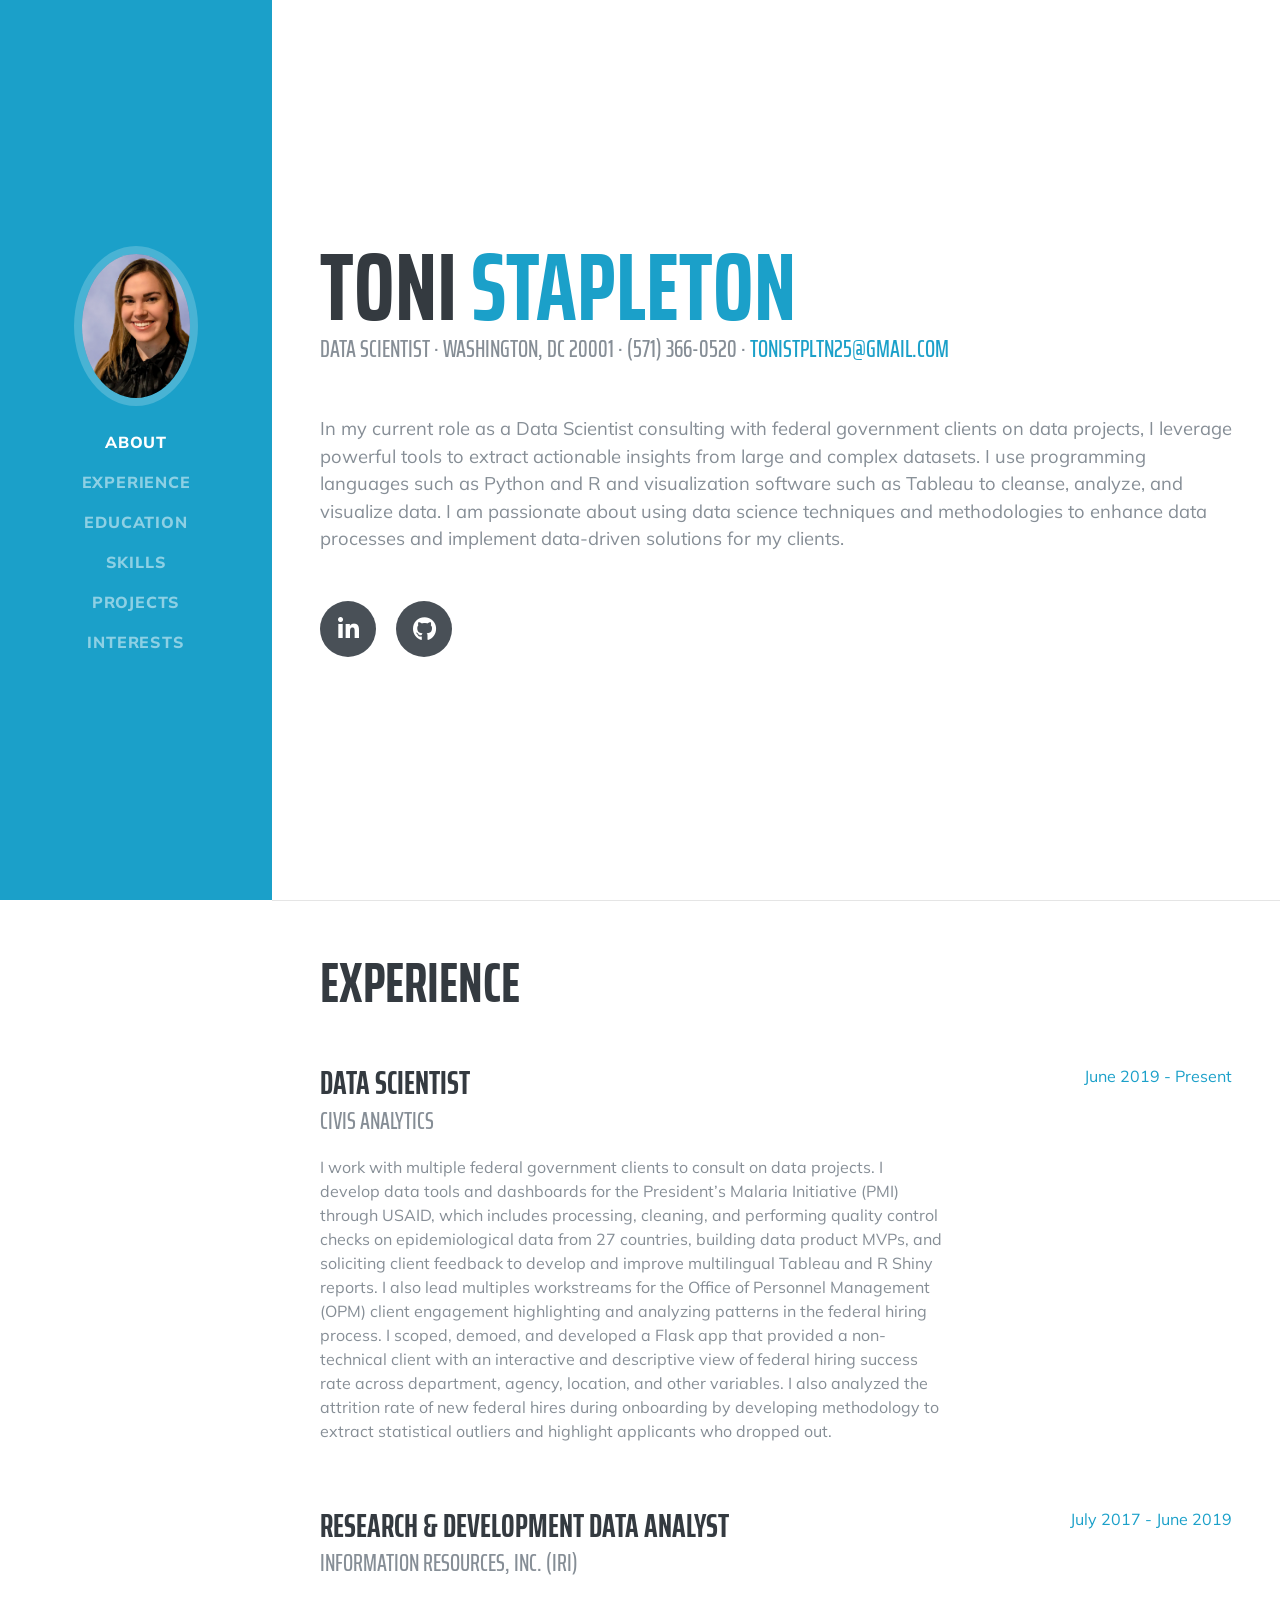
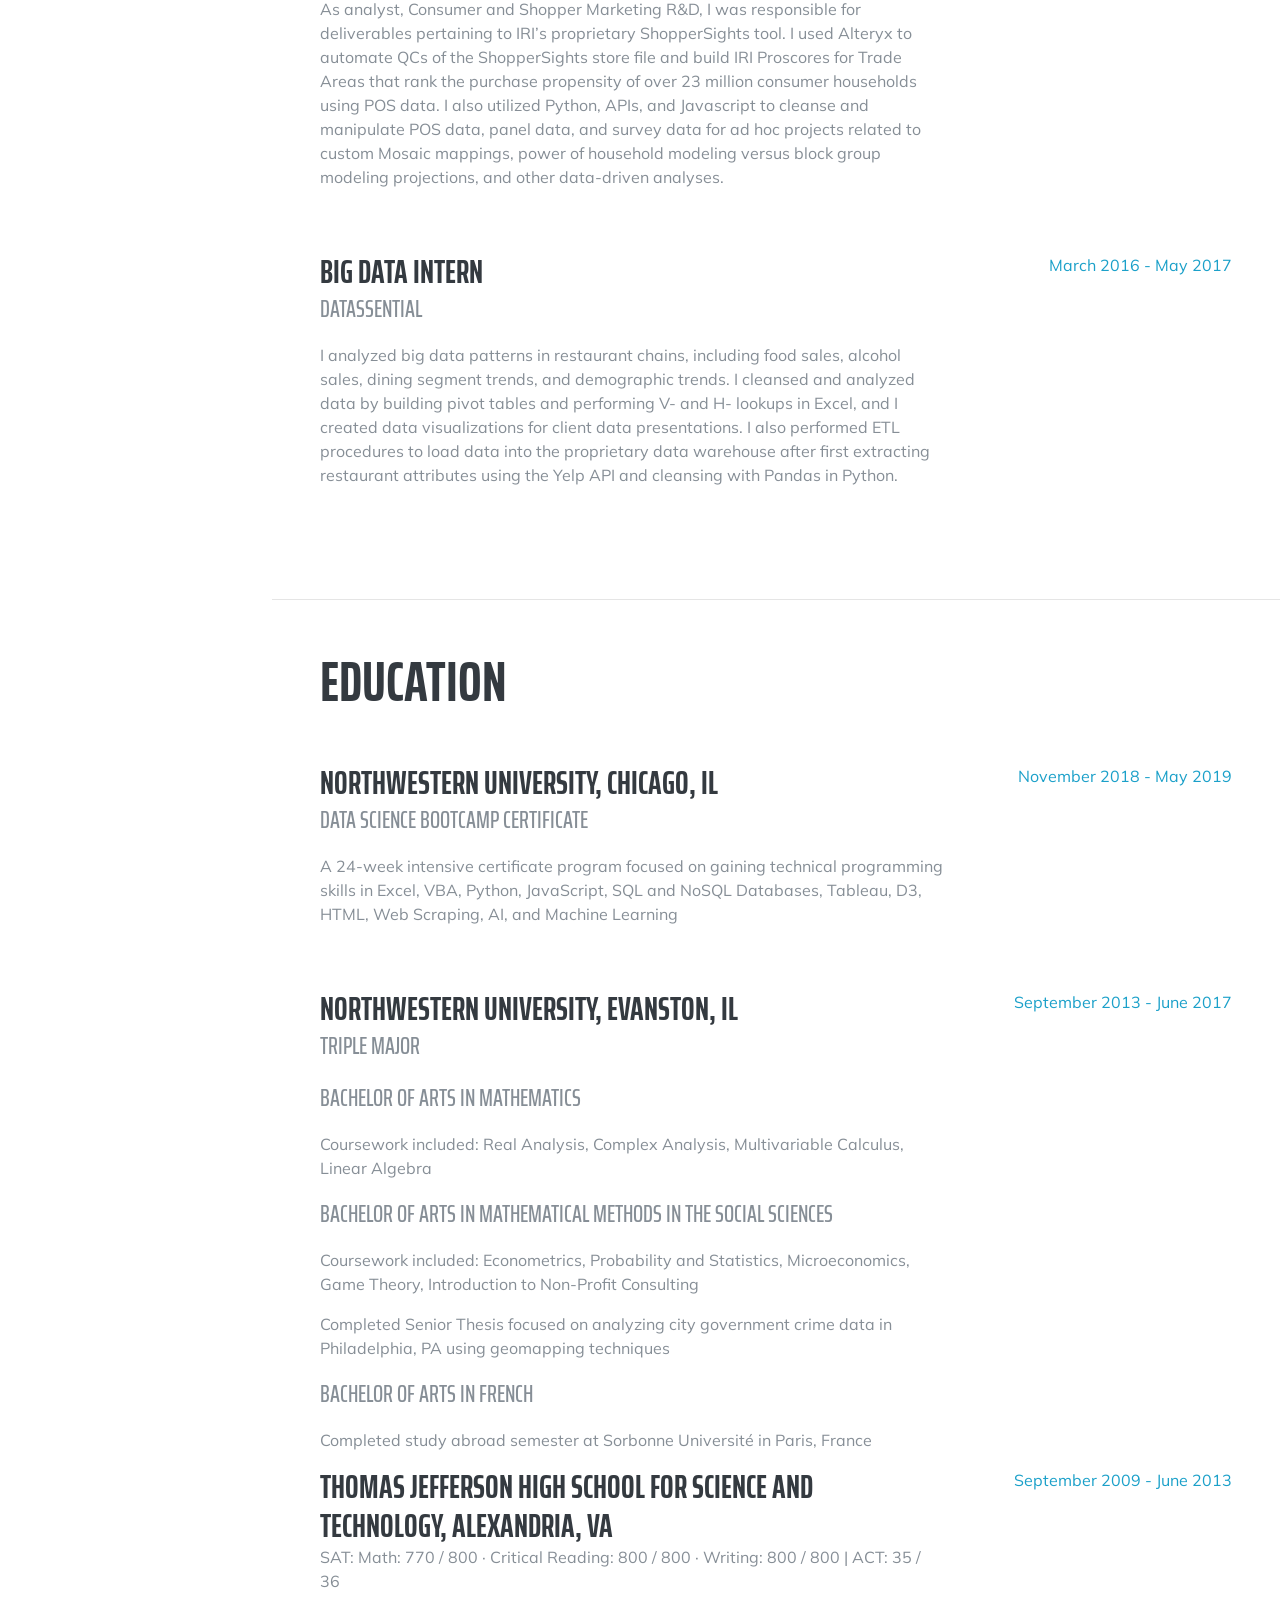
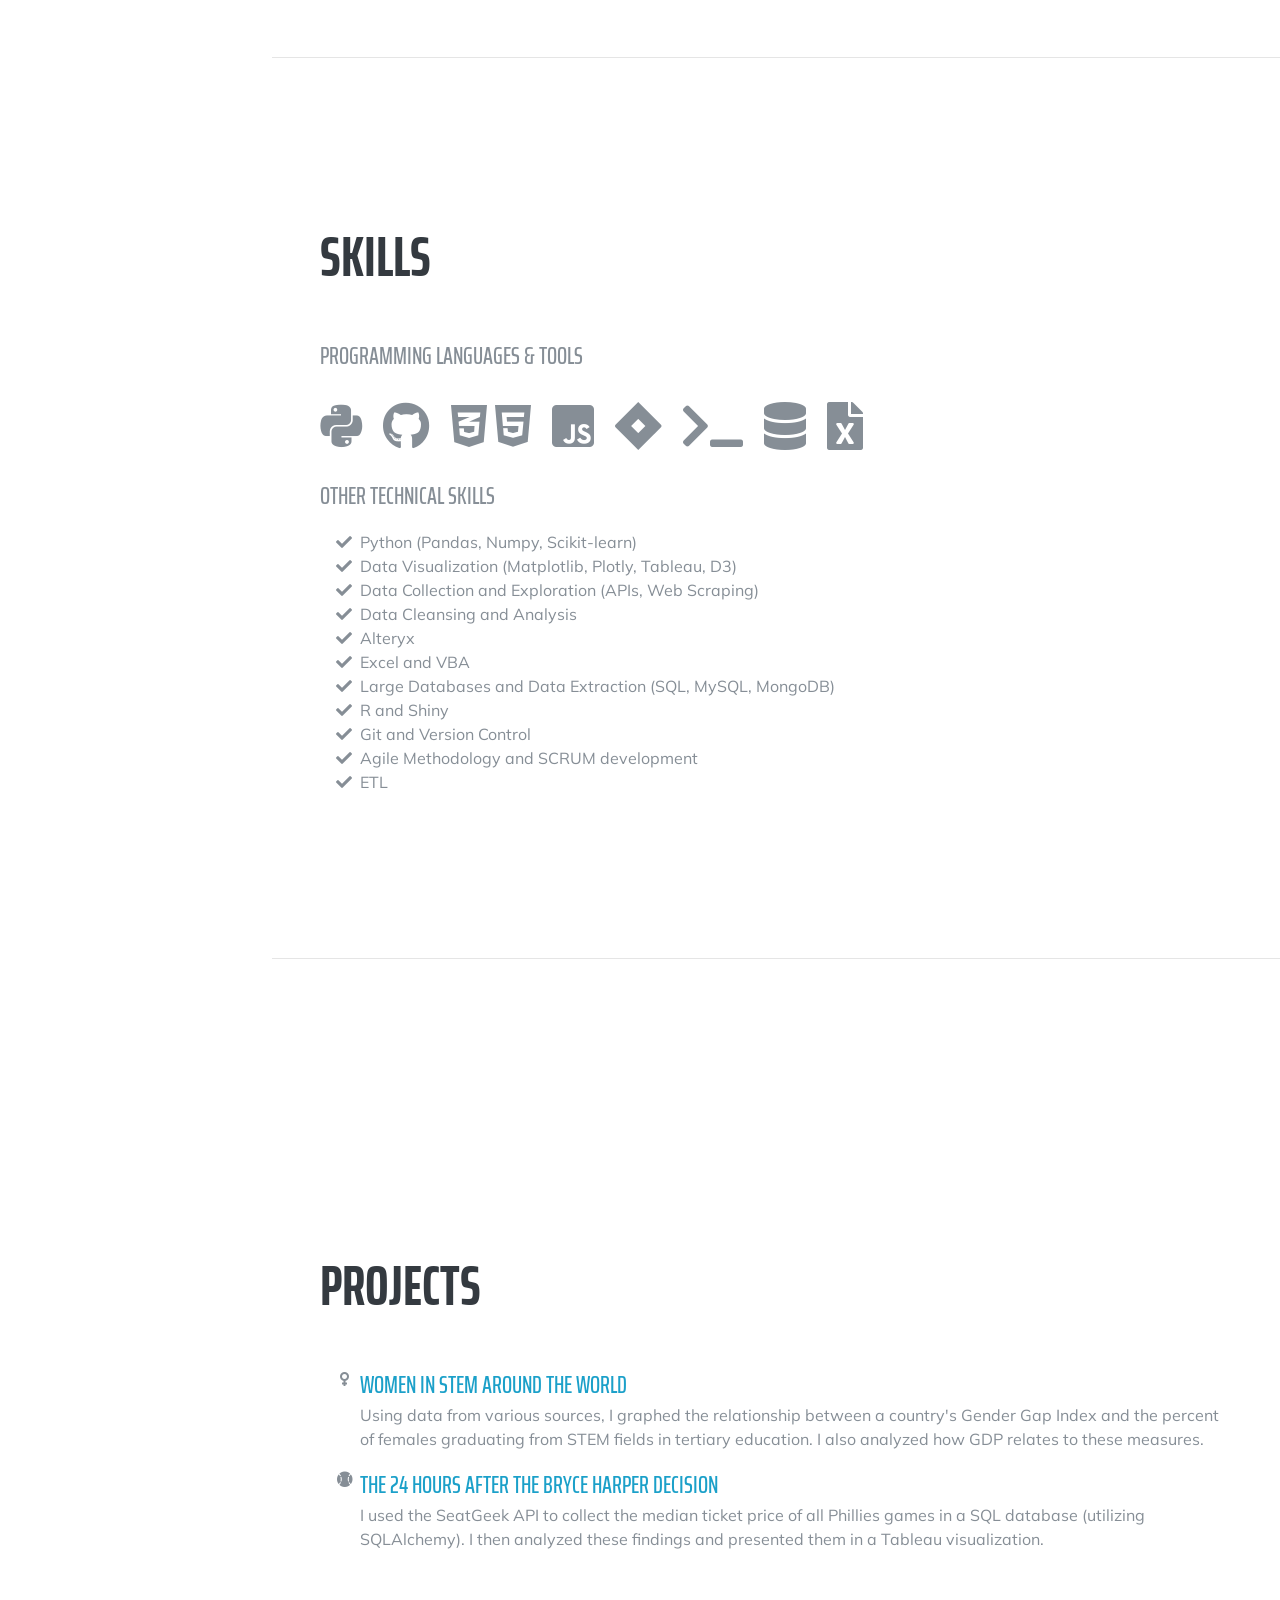
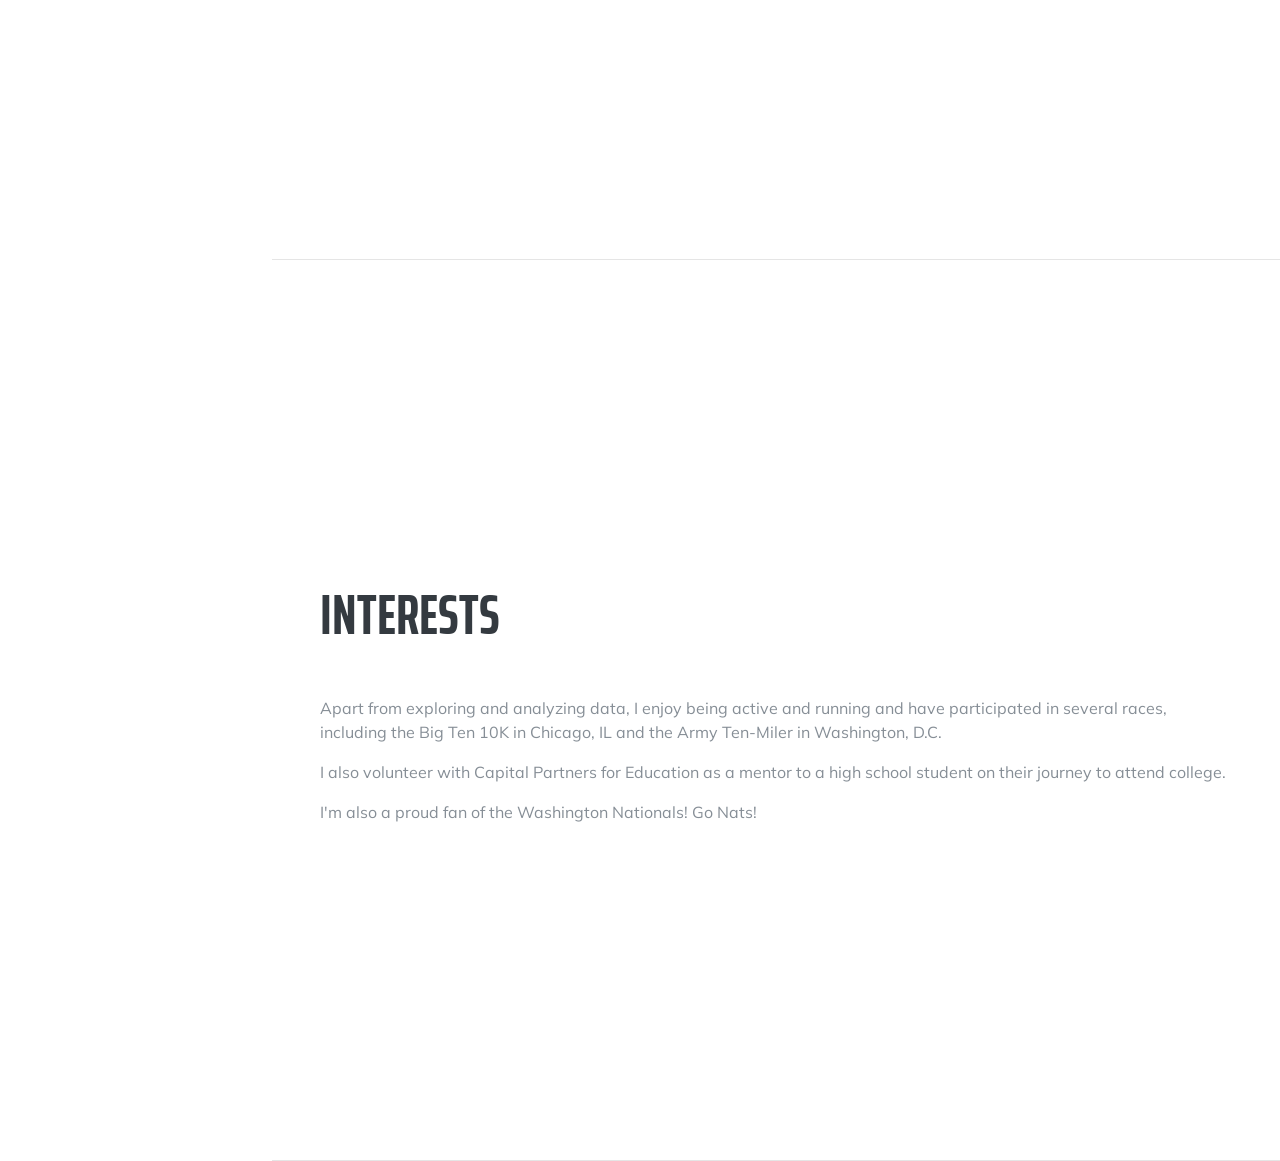
<file: index.html>
<!DOCTYPE html>
<html lang="en">

<head>

  <meta charset="utf-8">
  <meta name="viewport" content="width=device-width, initial-scale=1, shrink-to-fit=no">
  <meta name="description" content="">
  <meta name="author" content="">

  <title>Toni Stapleton - Data Scientist</title>

  <!-- Bootstrap core CSS -->
  <link href="vendor/bootstrap/css/bootstrap.min.css" rel="stylesheet">

  <!-- Custom fonts for this template -->
  <link href="https://fonts.googleapis.com/css?family=Saira+Extra+Condensed:500,700" rel="stylesheet">
  <link href="https://fonts.googleapis.com/css?family=Muli:400,400i,800,800i" rel="stylesheet">
  <link href="vendor/fontawesome-free/css/all.min.css" rel="stylesheet">

  <!-- Custom styles for this template -->
  <link href="css/resume.min.css" rel="stylesheet">

</head>

<body id="page-top">

  <nav class="navbar navbar-expand-lg navbar-dark bg-primary fixed-top" id="sideNav">
    <a class="navbar-brand js-scroll-trigger" href="#page-top">
      <span class="d-block d-lg-none">Toni Stapleton</span>
      <span class="d-none d-lg-block">
        <img class="img-fluid img-profile rounded-circle mx-auto mb-2" src="img/profile.JPG" alt="">
      </span>
    </a>
    <button class="navbar-toggler" type="button" data-toggle="collapse" data-target="#navbarSupportedContent" aria-controls="navbarSupportedContent" aria-expanded="false" aria-label="Toggle navigation">
      <span class="navbar-toggler-icon"></span>
    </button>
    <div class="collapse navbar-collapse" id="navbarSupportedContent">
      <ul class="navbar-nav">
        <li class="nav-item">
          <a class="nav-link js-scroll-trigger" href="#about">About</a>
        </li>
        <li class="nav-item">
          <a class="nav-link js-scroll-trigger" href="#experience">Experience</a>
        </li>
        <li class="nav-item">
          <a class="nav-link js-scroll-trigger" href="#education">Education</a>
        </li>
        <li class="nav-item">
          <a class="nav-link js-scroll-trigger" href="#skills">Skills</a>
        </li>
        <li class="nav-item">
            <a class="nav-link js-scroll-trigger" href="#projects">Projects</a>
        </li>
        <li class="nav-item">
            <a class="nav-link js-scroll-trigger" href="#interests">Interests</a>
        </li>
      </ul>
    </div>
  </nav>

  <div class="container-fluid p-0">

    <section class="resume-section p-3 p-lg-5 d-flex align-items-center" id="about">
      <div class="w-100">
        <h1 class="mb-0">Toni
          <span class="text-primary">Stapleton</span>
        </h1>
        <div class="subheading mb-5">Data Scientist · Washington, DC 20001 · (571) 366-0520 ·
          <a href="mailto:tonistpltn25@gmail.com">tonistpltn25@gmail.com</a>
        </div>
        <p class="lead mb-5">In my current role as a Data Scientist consulting with federal government clients on data projects, I leverage 
            powerful tools to extract actionable insights from large and complex datasets.  I use programming languages such as Python and 
            R and visualization software such as Tableau to cleanse, analyze, and visualize data.  I am passionate about using data science 
            techniques and methodologies to enhance data processes and implement data-driven solutions for my clients.</p>
        <div class="social-icons">
          <a href="https://www.linkedin.com/in/tonistapleton", target = "_blank">
            <i class="fab fa-linkedin-in"></i>
          </a>
          <a href="https://github.com/tlstapleton", target = "_blank">
            <i class="fab fa-github"></i>
          </a>
          <!-- <a href="https://twitter.com/ToniStapleton3", target = "_blank">
            <i class="fab fa-twitter"></i>
          </a> -->
          <!-- <a href="Toni_Stapleton_Resume.pdf" download, target = "_blank">
              <i class="fas fa-file-pdf"></i>
          </a> -->
        </div>
      </div>
    </section>

    <hr class="m-0">

    <section class="resume-section p-3 p-lg-5 d-flex justify-content-center" id="experience">
      <div class="w-100">
        <h2 class="mb-5">Experience</h2>

        <div class="resume-item d-flex flex-column flex-md-row justify-content-between mb-5">
          <div class="resume-content">
            <h3 class="mb-0">Data Scientist</h3>
            <div class="subheading mb-3">Civis Analytics</div>
            <p> I work with multiple federal government clients to consult on data projects.  I develop data tools and dashboards for 
                the President’s Malaria Initiative (PMI) through USAID, which includes processing, cleaning, and performing quality 
                control checks on epidemiological data from 27 countries, building data product MVPs, and soliciting client feedback 
                to develop and improve multilingual Tableau and R Shiny reports.  I also lead multiples workstreams for the Office of 
                Personnel Management (OPM) client engagement highlighting and analyzing patterns in the federal hiring process.
                I scoped, demoed, and developed a Flask app that provided a non-technical client with an interactive and descriptive 
                view of federal hiring success rate across department, agency, location, and other variables.  I also analyzed the 
                attrition rate of new federal hires during onboarding by developing methodology to extract statistical outliers and 
                highlight applicants who dropped out.
                </p>
          </div>
          <div class="resume-date text-md-right">
            <span class="text-primary">June 2019 - Present</span>
          </div>
        </div>
        
        <div class="resume-item d-flex flex-column flex-md-row justify-content-between mb-5">
          <div class="resume-content">
            <h3 class="mb-0">Research &amp; Development Data Analyst</h3>
            <div class="subheading mb-3">Information Resources, Inc. (IRI)</div>
            <p>As analyst, Consumer and Shopper Marketing R&amp;D, I was responsible for deliverables pertaining to 
              IRI’s proprietary ShopperSights tool. I used Alteryx to automate QCs of the ShopperSights store file and build IRI Proscores 
              for Trade Areas that rank the purchase propensity of over 23 million consumer households using POS data. I also utilized Python, APIs, and 
              Javascript to cleanse and manipulate POS data, panel data, and survey data for ad hoc projects related to custom Mosaic mappings, 
              power of household modeling versus block group modeling projections, and other data-driven analyses.</p>
          </div>
          <div class="resume-date text-md-right">
            <span class="text-primary">July 2017 - June 2019</span>
          </div>
        </div>

        <div class="resume-item d-flex flex-column flex-md-row justify-content-between mb-5">
          <div class="resume-content">
            <h3 class="mb-0">Big Data Intern</h3>
            <div class="subheading mb-3">Datassential</div>
            <p>I analyzed big data patterns in restaurant chains, including food sales, alcohol sales, dining segment trends, and demographic trends.  
              I cleansed and analyzed data by building pivot tables and performing V- and H- lookups in Excel, and I created data visualizations for client
              data presentations.  I also performed ETL procedures to load data into the proprietary data warehouse 
              after first extracting restaurant attributes using the Yelp API and cleansing with Pandas in Python. 
            </p>
          </div>
          <div class="resume-date text-md-right">
            <span class="text-primary">March 2016 - May 2017</span>
          </div>
        </div>

      </div>

    </section>

    <hr class="m-0">

    <section class="resume-section p-3 p-lg-5 d-flex align-items-center" id="education">
      <div class="w-100">
        <h2 class="mb-5">Education</h2>

        <div class="resume-item d-flex flex-column flex-md-row justify-content-between mb-5">
          <div class="resume-content">
            <h3 class="mb-0">Northwestern University, Chicago, IL</h3>
            <div class="subheading mb-3">Data Science Bootcamp Certificate</div>
            <p>A 24-week intensive certificate program focused on gaining technical programming skills in Excel, VBA, Python, JavaScript, 
              SQL and NoSQL Databases, Tableau, D3, HTML, Web Scraping, AI, and Machine Learning</p>
          </div>
          <div class="resume-date text-md-right">
            <span class="text-primary">November 2018 - May 2019</span>
          </div>
        </div>
        <div class="resume-item d-flex flex-column flex-md-row justify-content-between">
            <div class="resume-content">
              <h3 class="mb-0">Northwestern University, Evanston, IL</h3>
              <div class="subheading mb-3">Triple Major</div>
              <div class="subheading mb-3">Bachelor of Arts in Mathematics</div>
              <p>Coursework included: Real Analysis, Complex Analysis, Multivariable Calculus, Linear Algebra</p>
              <div class="subheading mb-3">Bachelor of Arts in Mathematical Methods in the Social Sciences</div>
              <p>Coursework included: Econometrics, Probability and Statistics, Microeconomics, Game Theory, Introduction to Non-Profit Consulting</p>
              <p>Completed Senior Thesis focused on analyzing city government crime data in Philadelphia, PA using geomapping techniques</p>
              <div class="subheading mb-3">Bachelor of Arts in French</div>
              <p>Completed study abroad semester at Sorbonne Universit&eacute; in Paris, France</p>
            </div>
            <div class="resume-date text-md-right">
              <span class="text-primary">September 2013 - June 2017</span>
            </div>
          </div>
        <div class="resume-item d-flex flex-column flex-md-row justify-content-between">
          <div class="resume-content">
            <h3 class="mb-0">Thomas Jefferson High School for Science and Technology, Alexandria, VA</h3>
            <p>SAT:  Math: 770 / 800 · Critical Reading: 800 / 800 · Writing: 800 / 800 | ACT: 35 / 36</p>
          </div>
          <div class="resume-date text-md-right">
            <span class="text-primary">September 2009 - June 2013</span>
          </div>
        </div>

      </div>
    </section>

    <hr class="m-0">

    <section class="resume-section p-3 p-lg-5 d-flex align-items-center" id="skills">
      <div class="w-100">
        <h2 class="mb-5">Skills</h2>

        <div class="subheading mb-3">Programming Languages &amp; Tools</div>
        <ul class="list-inline dev-icons">
          <li class="list-inline-item">
            <i class="fab fa-python"></i>
          </li>
          <li class="list-inline-item">
              <i class="fab fa-github"></i>
            </li>
          <li class="list-inline-item">
            <i class="fab fa-css3-alt"></i>
          <li class="list-inline-item">
            <i class="fab fa-html5"></i>
          </li>
          <li class="list-inline-item">
            <i class="fab fa-js-square"></i>
          </li>
          <li class="list-inline-item">
            <i class="fab fa-jira"></i>
          </li>
          <li class="list-inline-item">
            <i class="fas fa-terminal"></i>
          </li>
          <li class="list-inline-item">
            <i class="fas fa-database"></i>
          </li>
          <li class="list-inline-item">
            <i class="fas fa-file-excel"></i>
          </li>
        </ul>

        <div class="subheading mb-3">Other Technical Skills</div>
        <ul class="fa-ul mb-0">
          <li>
            <i class="fa-li fa fa-check"></i>
            Python (Pandas, Numpy, Scikit-learn)</li>
          <li>
            <i class="fa-li fa fa-check"></i>
            Data Visualization (Matplotlib, Plotly, Tableau, D3)</li>
          <li>
            <i class="fa-li fa fa-check"></i>
            Data Collection and Exploration (APIs, Web Scraping)</li>
          <li>
              <i class="fa-li fa fa-check"></i>
              Data Cleansing and Analysis</li>
          <li>
            <i class="fa-li fa fa-check"></i>
            Alteryx</li>
          <li>
            <i class="fa-li fa fa-check"></i>
            Excel and VBA</li>
            <li>
              <i class="fa-li fa fa-check"></i>
              Large Databases and Data Extraction (SQL, MySQL, MongoDB)</li>
            <li>
          <li>
            <i class="fa-li fa fa-check"></i>
            R and Shiny</li>
          <li>
              <i class="fa-li fa fa-check"></i>
              Git and Version Control</li>
          <li>
                  <i class="fa-li fa fa-check"></i>
                  Agile Methodology and SCRUM development</li>
          <li>
              <i class="fa-li fa fa-check"></i>
              ETL</li>
        </ul>
      </div>
    </section>

    <hr class="m-0">

    <section class="resume-section p-3 p-lg-5 d-flex align-items-center" id="projects">
      <div class="w-100">
        <h2 class="mb-5">Projects</h2>
      
        <ul class="fa-ul">
          <li>
            <i class="fa-li fa fa-venus"></i>
            <a class = "subheading mb-3", href="https://tlstapleton.github.io/Relationship-Between-Gender-Gap-and-STEM/", target = "_blank">Women in STEM around the World</a> 
            <p> Using data from various sources, I graphed the relationship between a country's Gender Gap Index and the percent of females graduating from STEM fields in tertiary education.  I also analyzed how GDP relates to these measures.</p></li>
          <li>
              <i class="fa-li fa fa-baseball-ball"></i>
              <a class = "subheading mb-3", href="https://public.tableau.com/profile/toni.stapleton#!/vizhome/BryceHarperDecision/24HoursafterHarper", target = "_blank">The 24 Hours After the Bryce Harper Decision</a> 
              <p> I used the SeatGeek API to collect the median ticket price of all Phillies games in a SQL database (utilizing SQLAlchemy).  I then analyzed these findings and presented them in a Tableau visualization.</p></li>
       
      </ul>
      </div>
    </section>

    <hr class="m-0">

    <section class="resume-section p-3 p-lg-5 d-flex align-items-center" id="interests">
        <div class="w-100">
          <h2 class="mb-5">Interests</h2>
          <p>Apart from exploring and analyzing data, I enjoy being active and running and have participated in several races, including the Big Ten 10K in Chicago, IL and the Army Ten-Miler in Washington, D.C.  
          </p>
          <p>I also volunteer with Capital Partners for Education as a mentor to a high school student on their journey to attend college.
          </p>
          <p>I'm also a proud fan of the Washington Nationals!  Go Nats!  
          </p>
        </div>
      </section>
      
      <hr class="m-0">

  </div>

  <!-- Bootstrap core JavaScript -->
  <script src="vendor/jquery/jquery.min.js"></script>
  <script src="vendor/bootstrap/js/bootstrap.bundle.min.js"></script>

  <!-- Plugin JavaScript -->
  <script src="vendor/jquery-easing/jquery.easing.min.js"></script>

  <!-- Custom scripts for this template -->
  <script src="js/resume.min.js"></script>

</body>

</html>
</file>
<file: vendor/fontawesome-free/css/all.min.css>
.fa,.fab,.fal,.far,.fas{-moz-osx-font-smoothing:grayscale;-webkit-font-smoothing:antialiased;display:inline-block;font-style:normal;font-variant:normal;text-rendering:auto;line-height:1}.fa-lg{font-size:1.33333em;line-height:.75em;vertical-align:-.0667em}.fa-xs{font-size:.75em}.fa-sm{font-size:.875em}.fa-1x{font-size:1em}.fa-2x{font-size:2em}.fa-3x{font-size:3em}.fa-4x{font-size:4em}.fa-5x{font-size:5em}.fa-6x{font-size:6em}.fa-7x{font-size:7em}.fa-8x{font-size:8em}.fa-9x{font-size:9em}.fa-10x{font-size:10em}.fa-fw{text-align:center;width:1.25em}.fa-ul{list-style-type:none;margin-left:2.5em;padding-left:0}.fa-ul>li{position:relative}.fa-li{left:-2em;position:absolute;text-align:center;width:2em;line-height:inherit}.fa-border{border:.08em solid #eee;border-radius:.1em;padding:.2em .25em .15em}.fa-pull-left{float:left}.fa-pull-right{float:right}.fa.fa-pull-left,.fab.fa-pull-left,.fal.fa-pull-left,.far.fa-pull-left,.fas.fa-pull-left{margin-right:.3em}.fa.fa-pull-right,.fab.fa-pull-right,.fal.fa-pull-right,.far.fa-pull-right,.fas.fa-pull-right{margin-left:.3em}.fa-spin{animation:fa-spin 2s infinite linear}.fa-pulse{animation:fa-spin 1s infinite steps(8)}@keyframes fa-spin{0%{transform:rotate(0deg)}to{transform:rotate(1turn)}}.fa-rotate-90{-ms-filter:"progid:DXImageTransform.Microsoft.BasicImage(rotation=1)";transform:rotate(90deg)}.fa-rotate-180{-ms-filter:"progid:DXImageTransform.Microsoft.BasicImage(rotation=2)";transform:rotate(180deg)}.fa-rotate-270{-ms-filter:"progid:DXImageTransform.Microsoft.BasicImage(rotation=3)";transform:rotate(270deg)}.fa-flip-horizontal{-ms-filter:"progid:DXImageTransform.Microsoft.BasicImage(rotation=0, mirror=1)";transform:scaleX(-1)}.fa-flip-vertical{transform:scaleY(-1)}.fa-flip-both,.fa-flip-horizontal.fa-flip-vertical,.fa-flip-vertical{-ms-filter:"progid:DXImageTransform.Microsoft.BasicImage(rotation=2, mirror=1)"}.fa-flip-both,.fa-flip-horizontal.fa-flip-vertical{transform:scale(-1)}:root .fa-flip-both,:root .fa-flip-horizontal,:root .fa-flip-vertical,:root .fa-rotate-90,:root .fa-rotate-180,:root .fa-rotate-270{filter:none}.fa-stack{display:inline-block;height:2em;line-height:2em;position:relative;vertical-align:middle;width:2.5em}.fa-stack-1x,.fa-stack-2x{left:0;position:absolute;text-align:center;width:100%}.fa-stack-1x{line-height:inherit}.fa-stack-2x{font-size:2em}.fa-inverse{color:#fff}.fa-500px:before{content:"\f26e"}.fa-accessible-icon:before{content:"\f368"}.fa-accusoft:before{content:"\f369"}.fa-acquisitions-incorporated:before{content:"\f6af"}.fa-ad:before{content:"\f641"}.fa-address-book:before{content:"\f2b9"}.fa-address-card:before{content:"\f2bb"}.fa-adjust:before{content:"\f042"}.fa-adn:before{content:"\f170"}.fa-adobe:before{content:"\f778"}.fa-adversal:before{content:"\f36a"}.fa-affiliatetheme:before{content:"\f36b"}.fa-air-freshener:before{content:"\f5d0"}.fa-algolia:before{content:"\f36c"}.fa-align-center:before{content:"\f037"}.fa-align-justify:before{content:"\f039"}.fa-align-left:before{content:"\f036"}.fa-align-right:before{content:"\f038"}.fa-alipay:before{content:"\f642"}.fa-allergies:before{content:"\f461"}.fa-amazon:before{content:"\f270"}.fa-amazon-pay:before{content:"\f42c"}.fa-ambulance:before{content:"\f0f9"}.fa-american-sign-language-interpreting:before{content:"\f2a3"}.fa-amilia:before{content:"\f36d"}.fa-anchor:before{content:"\f13d"}.fa-android:before{content:"\f17b"}.fa-angellist:before{content:"\f209"}.fa-angle-double-down:before{content:"\f103"}.fa-angle-double-left:before{content:"\f100"}.fa-angle-double-right:before{content:"\f101"}.fa-angle-double-up:before{content:"\f102"}.fa-angle-down:before{content:"\f107"}.fa-angle-left:before{content:"\f104"}.fa-angle-right:before{content:"\f105"}.fa-angle-up:before{content:"\f106"}.fa-angry:before{content:"\f556"}.fa-angrycreative:before{content:"\f36e"}.fa-angular:before{content:"\f420"}.fa-ankh:before{content:"\f644"}.fa-app-store:before{content:"\f36f"}.fa-app-store-ios:before{content:"\f370"}.fa-apper:before{content:"\f371"}.fa-apple:before{content:"\f179"}.fa-apple-alt:before{content:"\f5d1"}.fa-apple-pay:before{content:"\f415"}.fa-archive:before{content:"\f187"}.fa-archway:before{content:"\f557"}.fa-arrow-alt-circle-down:before{content:"\f358"}.fa-arrow-alt-circle-left:before{content:"\f359"}.fa-arrow-alt-circle-right:before{content:"\f35a"}.fa-arrow-alt-circle-up:before{content:"\f35b"}.fa-arrow-circle-down:before{content:"\f0ab"}.fa-arrow-circle-left:before{content:"\f0a8"}.fa-arrow-circle-right:before{content:"\f0a9"}.fa-arrow-circle-up:before{content:"\f0aa"}.fa-arrow-down:before{content:"\f063"}.fa-arrow-left:before{content:"\f060"}.fa-arrow-right:before{content:"\f061"}.fa-arrow-up:before{content:"\f062"}.fa-arrows-alt:before{content:"\f0b2"}.fa-arrows-alt-h:before{content:"\f337"}.fa-arrows-alt-v:before{content:"\f338"}.fa-artstation:before{content:"\f77a"}.fa-assistive-listening-systems:before{content:"\f2a2"}.fa-asterisk:before{content:"\f069"}.fa-asymmetrik:before{content:"\f372"}.fa-at:before{content:"\f1fa"}.fa-atlas:before{content:"\f558"}.fa-atlassian:before{content:"\f77b"}.fa-atom:before{content:"\f5d2"}.fa-audible:before{content:"\f373"}.fa-audio-description:before{content:"\f29e"}.fa-autoprefixer:before{content:"\f41c"}.fa-avianex:before{content:"\f374"}.fa-aviato:before{content:"\f421"}.fa-award:before{content:"\f559"}.fa-aws:before{content:"\f375"}.fa-baby:before{content:"\f77c"}.fa-baby-carriage:before{content:"\f77d"}.fa-backspace:before{content:"\f55a"}.fa-backward:before{content:"\f04a"}.fa-bacon:before{content:"\f7e5"}.fa-balance-scale:before{content:"\f24e"}.fa-ban:before{content:"\f05e"}.fa-band-aid:before{content:"\f462"}.fa-bandcamp:before{content:"\f2d5"}.fa-barcode:before{content:"\f02a"}.fa-bars:before{content:"\f0c9"}.fa-baseball-ball:before{content:"\f433"}.fa-basketball-ball:before{content:"\f434"}.fa-bath:before{content:"\f2cd"}.fa-battery-empty:before{content:"\f244"}.fa-battery-full:before{content:"\f240"}.fa-battery-half:before{content:"\f242"}.fa-battery-quarter:before{content:"\f243"}.fa-battery-three-quarters:before{content:"\f241"}.fa-bed:before{content:"\f236"}.fa-beer:before{content:"\f0fc"}.fa-behance:before{content:"\f1b4"}.fa-behance-square:before{content:"\f1b5"}.fa-bell:before{content:"\f0f3"}.fa-bell-slash:before{content:"\f1f6"}.fa-bezier-curve:before{content:"\f55b"}.fa-bible:before{content:"\f647"}.fa-bicycle:before{content:"\f206"}.fa-bimobject:before{content:"\f378"}.fa-binoculars:before{content:"\f1e5"}.fa-biohazard:before{content:"\f780"}.fa-birthday-cake:before{content:"\f1fd"}.fa-bitbucket:before{content:"\f171"}.fa-bitcoin:before{content:"\f379"}.fa-bity:before{content:"\f37a"}.fa-black-tie:before{content:"\f27e"}.fa-blackberry:before{content:"\f37b"}.fa-blender:before{content:"\f517"}.fa-blender-phone:before{content:"\f6b6"}.fa-blind:before{content:"\f29d"}.fa-blog:before{content:"\f781"}.fa-blogger:before{content:"\f37c"}.fa-blogger-b:before{content:"\f37d"}.fa-bluetooth:before{content:"\f293"}.fa-bluetooth-b:before{content:"\f294"}.fa-bold:before{content:"\f032"}.fa-bolt:before{content:"\f0e7"}.fa-bomb:before{content:"\f1e2"}.fa-bone:before{content:"\f5d7"}.fa-bong:before{content:"\f55c"}.fa-book:before{content:"\f02d"}.fa-book-dead:before{content:"\f6b7"}.fa-book-medical:before{content:"\f7e6"}.fa-book-open:before{content:"\f518"}.fa-book-reader:before{content:"\f5da"}.fa-bookmark:before{content:"\f02e"}.fa-bowling-ball:before{content:"\f436"}.fa-box:before{content:"\f466"}.fa-box-open:before{content:"\f49e"}.fa-boxes:before{content:"\f468"}.fa-braille:before{content:"\f2a1"}.fa-brain:before{content:"\f5dc"}.fa-bread-slice:before{content:"\f7ec"}.fa-briefcase:before{content:"\f0b1"}.fa-briefcase-medical:before{content:"\f469"}.fa-broadcast-tower:before{content:"\f519"}.fa-broom:before{content:"\f51a"}.fa-brush:before{content:"\f55d"}.fa-btc:before{content:"\f15a"}.fa-bug:before{content:"\f188"}.fa-building:before{content:"\f1ad"}.fa-bullhorn:before{content:"\f0a1"}.fa-bullseye:before{content:"\f140"}.fa-burn:before{content:"\f46a"}.fa-buromobelexperte:before{content:"\f37f"}.fa-bus:before{content:"\f207"}.fa-bus-alt:before{content:"\f55e"}.fa-business-time:before{content:"\f64a"}.fa-buysellads:before{content:"\f20d"}.fa-calculator:before{content:"\f1ec"}.fa-calendar:before{content:"\f133"}.fa-calendar-alt:before{content:"\f073"}.fa-calendar-check:before{content:"\f274"}.fa-calendar-day:before{content:"\f783"}.fa-calendar-minus:before{content:"\f272"}.fa-calendar-plus:before{content:"\f271"}.fa-calendar-times:before{content:"\f273"}.fa-calendar-week:before{content:"\f784"}.fa-camera:before{content:"\f030"}.fa-camera-retro:before{content:"\f083"}.fa-campground:before{content:"\f6bb"}.fa-canadian-maple-leaf:before{content:"\f785"}.fa-candy-cane:before{content:"\f786"}.fa-cannabis:before{content:"\f55f"}.fa-capsules:before{content:"\f46b"}.fa-car:before{content:"\f1b9"}.fa-car-alt:before{content:"\f5de"}.fa-car-battery:before{content:"\f5df"}.fa-car-crash:before{content:"\f5e1"}.fa-car-side:before{content:"\f5e4"}.fa-caret-down:before{content:"\f0d7"}.fa-caret-left:before{content:"\f0d9"}.fa-caret-right:before{content:"\f0da"}.fa-caret-square-down:before{content:"\f150"}.fa-caret-square-left:before{content:"\f191"}.fa-caret-square-right:before{content:"\f152"}.fa-caret-square-up:before{content:"\f151"}.fa-caret-up:before{content:"\f0d8"}.fa-carrot:before{content:"\f787"}.fa-cart-arrow-down:before{content:"\f218"}.fa-cart-plus:before{content:"\f217"}.fa-cash-register:before{content:"\f788"}.fa-cat:before{content:"\f6be"}.fa-cc-amazon-pay:before{content:"\f42d"}.fa-cc-amex:before{content:"\f1f3"}.fa-cc-apple-pay:before{content:"\f416"}.fa-cc-diners-club:before{content:"\f24c"}.fa-cc-discover:before{content:"\f1f2"}.fa-cc-jcb:before{content:"\f24b"}.fa-cc-mastercard:before{content:"\f1f1"}.fa-cc-paypal:before{content:"\f1f4"}.fa-cc-stripe:before{content:"\f1f5"}.fa-cc-visa:before{content:"\f1f0"}.fa-centercode:before{content:"\f380"}.fa-centos:before{content:"\f789"}.fa-certificate:before{content:"\f0a3"}.fa-chair:before{content:"\f6c0"}.fa-chalkboard:before{content:"\f51b"}.fa-chalkboard-teacher:before{content:"\f51c"}.fa-charging-station:before{content:"\f5e7"}.fa-chart-area:before{content:"\f1fe"}.fa-chart-bar:before{content:"\f080"}.fa-chart-line:before{content:"\f201"}.fa-chart-pie:before{content:"\f200"}.fa-check:before{content:"\f00c"}.fa-check-circle:before{content:"\f058"}.fa-check-double:before{content:"\f560"}.fa-check-square:before{content:"\f14a"}.fa-cheese:before{content:"\f7ef"}.fa-chess:before{content:"\f439"}.fa-chess-bishop:before{content:"\f43a"}.fa-chess-board:before{content:"\f43c"}.fa-chess-king:before{content:"\f43f"}.fa-chess-knight:before{content:"\f441"}.fa-chess-pawn:before{content:"\f443"}.fa-chess-queen:before{content:"\f445"}.fa-chess-rook:before{content:"\f447"}.fa-chevron-circle-down:before{content:"\f13a"}.fa-chevron-circle-left:before{content:"\f137"}.fa-chevron-circle-right:before{content:"\f138"}.fa-chevron-circle-up:before{content:"\f139"}.fa-chevron-down:before{content:"\f078"}.fa-chevron-left:before{content:"\f053"}.fa-chevron-right:before{content:"\f054"}.fa-chevron-up:before{content:"\f077"}.fa-child:before{content:"\f1ae"}.fa-chrome:before{content:"\f268"}.fa-church:before{content:"\f51d"}.fa-circle:before{content:"\f111"}.fa-circle-notch:before{content:"\f1ce"}.fa-city:before{content:"\f64f"}.fa-clinic-medical:before{content:"\f7f2"}.fa-clipboard:before{content:"\f328"}.fa-clipboard-check:before{content:"\f46c"}.fa-clipboard-list:before{content:"\f46d"}.fa-clock:before{content:"\f017"}.fa-clone:before{content:"\f24d"}.fa-closed-captioning:before{content:"\f20a"}.fa-cloud:before{content:"\f0c2"}.fa-cloud-download-alt:before{content:"\f381"}.fa-cloud-meatball:before{content:"\f73b"}.fa-cloud-moon:before{content:"\f6c3"}.fa-cloud-moon-rain:before{content:"\f73c"}.fa-cloud-rain:before{content:"\f73d"}.fa-cloud-showers-heavy:before{content:"\f740"}.fa-cloud-sun:before{content:"\f6c4"}.fa-cloud-sun-rain:before{content:"\f743"}.fa-cloud-upload-alt:before{content:"\f382"}.fa-cloudscale:before{content:"\f383"}.fa-cloudsmith:before{content:"\f384"}.fa-cloudversify:before{content:"\f385"}.fa-cocktail:before{content:"\f561"}.fa-code:before{content:"\f121"}.fa-code-branch:before{content:"\f126"}.fa-codepen:before{content:"\f1cb"}.fa-codiepie:before{content:"\f284"}.fa-coffee:before{content:"\f0f4"}.fa-cog:before{content:"\f013"}.fa-cogs:before{content:"\f085"}.fa-coins:before{content:"\f51e"}.fa-columns:before{content:"\f0db"}.fa-comment:before{content:"\f075"}.fa-comment-alt:before{content:"\f27a"}.fa-comment-dollar:before{content:"\f651"}.fa-comment-dots:before{content:"\f4ad"}.fa-comment-medical:before{content:"\f7f5"}.fa-comment-slash:before{content:"\f4b3"}.fa-comments:before{content:"\f086"}.fa-comments-dollar:before{content:"\f653"}.fa-compact-disc:before{content:"\f51f"}.fa-compass:before{content:"\f14e"}.fa-compress:before{content:"\f066"}.fa-compress-arrows-alt:before{content:"\f78c"}.fa-concierge-bell:before{content:"\f562"}.fa-confluence:before{content:"\f78d"}.fa-connectdevelop:before{content:"\f20e"}.fa-contao:before{content:"\f26d"}.fa-cookie:before{content:"\f563"}.fa-cookie-bite:before{content:"\f564"}.fa-copy:before{content:"\f0c5"}.fa-copyright:before{content:"\f1f9"}.fa-couch:before{content:"\f4b8"}.fa-cpanel:before{content:"\f388"}.fa-creative-commons:before{content:"\f25e"}.fa-creative-commons-by:before{content:"\f4e7"}.fa-creative-commons-nc:before{content:"\f4e8"}.fa-creative-commons-nc-eu:before{content:"\f4e9"}.fa-creative-commons-nc-jp:before{content:"\f4ea"}.fa-creative-commons-nd:before{content:"\f4eb"}.fa-creative-commons-pd:before{content:"\f4ec"}.fa-creative-commons-pd-alt:before{content:"\f4ed"}.fa-creative-commons-remix:before{content:"\f4ee"}.fa-creative-commons-sa:before{content:"\f4ef"}.fa-creative-commons-sampling:before{content:"\f4f0"}.fa-creative-commons-sampling-plus:before{content:"\f4f1"}.fa-creative-commons-share:before{content:"\f4f2"}.fa-creative-commons-zero:before{content:"\f4f3"}.fa-credit-card:before{content:"\f09d"}.fa-critical-role:before{content:"\f6c9"}.fa-crop:before{content:"\f125"}.fa-crop-alt:before{content:"\f565"}.fa-cross:before{content:"\f654"}.fa-crosshairs:before{content:"\f05b"}.fa-crow:before{content:"\f520"}.fa-crown:before{content:"\f521"}.fa-crutch:before{content:"\f7f7"}.fa-css3:before{content:"\f13c"}.fa-css3-alt:before{content:"\f38b"}.fa-cube:before{content:"\f1b2"}.fa-cubes:before{content:"\f1b3"}.fa-cut:before{content:"\f0c4"}.fa-cuttlefish:before{content:"\f38c"}.fa-d-and-d:before{content:"\f38d"}.fa-d-and-d-beyond:before{content:"\f6ca"}.fa-dashcube:before{content:"\f210"}.fa-database:before{content:"\f1c0"}.fa-deaf:before{content:"\f2a4"}.fa-delicious:before{content:"\f1a5"}.fa-democrat:before{content:"\f747"}.fa-deploydog:before{content:"\f38e"}.fa-deskpro:before{content:"\f38f"}.fa-desktop:before{content:"\f108"}.fa-dev:before{content:"\f6cc"}.fa-deviantart:before{content:"\f1bd"}.fa-dharmachakra:before{content:"\f655"}.fa-dhl:before{content:"\f790"}.fa-diagnoses:before{content:"\f470"}.fa-diaspora:before{content:"\f791"}.fa-dice:before{content:"\f522"}.fa-dice-d20:before{content:"\f6cf"}.fa-dice-d6:before{content:"\f6d1"}.fa-dice-five:before{content:"\f523"}.fa-dice-four:before{content:"\f524"}.fa-dice-one:before{content:"\f525"}.fa-dice-six:before{content:"\f526"}.fa-dice-three:before{content:"\f527"}.fa-dice-two:before{content:"\f528"}.fa-digg:before{content:"\f1a6"}.fa-digital-ocean:before{content:"\f391"}.fa-digital-tachograph:before{content:"\f566"}.fa-directions:before{content:"\f5eb"}.fa-discord:before{content:"\f392"}.fa-discourse:before{content:"\f393"}.fa-divide:before{content:"\f529"}.fa-dizzy:before{content:"\f567"}.fa-dna:before{content:"\f471"}.fa-dochub:before{content:"\f394"}.fa-docker:before{content:"\f395"}.fa-dog:before{content:"\f6d3"}.fa-dollar-sign:before{content:"\f155"}.fa-dolly:before{content:"\f472"}.fa-dolly-flatbed:before{content:"\f474"}.fa-donate:before{content:"\f4b9"}.fa-door-closed:before{content:"\f52a"}.fa-door-open:before{content:"\f52b"}.fa-dot-circle:before{content:"\f192"}.fa-dove:before{content:"\f4ba"}.fa-download:before{content:"\f019"}.fa-draft2digital:before{content:"\f396"}.fa-drafting-compass:before{content:"\f568"}.fa-dragon:before{content:"\f6d5"}.fa-draw-polygon:before{content:"\f5ee"}.fa-dribbble:before{content:"\f17d"}.fa-dribbble-square:before{content:"\f397"}.fa-dropbox:before{content:"\f16b"}.fa-drum:before{content:"\f569"}.fa-drum-steelpan:before{content:"\f56a"}.fa-drumstick-bite:before{content:"\f6d7"}.fa-drupal:before{content:"\f1a9"}.fa-dumbbell:before{content:"\f44b"}.fa-dumpster:before{content:"\f793"}.fa-dumpster-fire:before{content:"\f794"}.fa-dungeon:before{content:"\f6d9"}.fa-dyalog:before{content:"\f399"}.fa-earlybirds:before{content:"\f39a"}.fa-ebay:before{content:"\f4f4"}.fa-edge:before{content:"\f282"}.fa-edit:before{content:"\f044"}.fa-egg:before{content:"\f7fb"}.fa-eject:before{content:"\f052"}.fa-elementor:before{content:"\f430"}.fa-ellipsis-h:before{content:"\f141"}.fa-ellipsis-v:before{content:"\f142"}.fa-ello:before{content:"\f5f1"}.fa-ember:before{content:"\f423"}.fa-empire:before{content:"\f1d1"}.fa-envelope:before{content:"\f0e0"}.fa-envelope-open:before{content:"\f2b6"}.fa-envelope-open-text:before{content:"\f658"}.fa-envelope-square:before{content:"\f199"}.fa-envira:before{content:"\f299"}.fa-equals:before{content:"\f52c"}.fa-eraser:before{content:"\f12d"}.fa-erlang:before{content:"\f39d"}.fa-ethereum:before{content:"\f42e"}.fa-ethernet:before{content:"\f796"}.fa-etsy:before{content:"\f2d7"}.fa-euro-sign:before{content:"\f153"}.fa-exchange-alt:before{content:"\f362"}.fa-exclamation:before{content:"\f12a"}.fa-exclamation-circle:before{content:"\f06a"}.fa-exclamation-triangle:before{content:"\f071"}.fa-expand:before{content:"\f065"}.fa-expand-arrows-alt:before{content:"\f31e"}.fa-expeditedssl:before{content:"\f23e"}.fa-external-link-alt:before{content:"\f35d"}.fa-external-link-square-alt:before{content:"\f360"}.fa-eye:before{content:"\f06e"}.fa-eye-dropper:before{content:"\f1fb"}.fa-eye-slash:before{content:"\f070"}.fa-facebook:before{content:"\f09a"}.fa-facebook-f:before{content:"\f39e"}.fa-facebook-messenger:before{content:"\f39f"}.fa-facebook-square:before{content:"\f082"}.fa-fantasy-flight-games:before{content:"\f6dc"}.fa-fast-backward:before{content:"\f049"}.fa-fast-forward:before{content:"\f050"}.fa-fax:before{content:"\f1ac"}.fa-feather:before{content:"\f52d"}.fa-feather-alt:before{content:"\f56b"}.fa-fedex:before{content:"\f797"}.fa-fedora:before{content:"\f798"}.fa-female:before{content:"\f182"}.fa-fighter-jet:before{content:"\f0fb"}.fa-figma:before{content:"\f799"}.fa-file:before{content:"\f15b"}.fa-file-alt:before{content:"\f15c"}.fa-file-archive:before{content:"\f1c6"}.fa-file-audio:before{content:"\f1c7"}.fa-file-code:before{content:"\f1c9"}.fa-file-contract:before{content:"\f56c"}.fa-file-csv:before{content:"\f6dd"}.fa-file-download:before{content:"\f56d"}.fa-file-excel:before{content:"\f1c3"}.fa-file-export:before{content:"\f56e"}.fa-file-image:before{content:"\f1c5"}.fa-file-import:before{content:"\f56f"}.fa-file-invoice:before{content:"\f570"}.fa-file-invoice-dollar:before{content:"\f571"}.fa-file-medical:before{content:"\f477"}.fa-file-medical-alt:before{content:"\f478"}.fa-file-pdf:before{content:"\f1c1"}.fa-file-powerpoint:before{content:"\f1c4"}.fa-file-prescription:before{content:"\f572"}.fa-file-signature:before{content:"\f573"}.fa-file-upload:before{content:"\f574"}.fa-file-video:before{content:"\f1c8"}.fa-file-word:before{content:"\f1c2"}.fa-fill:before{content:"\f575"}.fa-fill-drip:before{content:"\f576"}.fa-film:before{content:"\f008"}.fa-filter:before{content:"\f0b0"}.fa-fingerprint:before{content:"\f577"}.fa-fire:before{content:"\f06d"}.fa-fire-alt:before{content:"\f7e4"}.fa-fire-extinguisher:before{content:"\f134"}.fa-firefox:before{content:"\f269"}.fa-first-aid:before{content:"\f479"}.fa-first-order:before{content:"\f2b0"}.fa-first-order-alt:before{content:"\f50a"}.fa-firstdraft:before{content:"\f3a1"}.fa-fish:before{content:"\f578"}.fa-fist-raised:before{content:"\f6de"}.fa-flag:before{content:"\f024"}.fa-flag-checkered:before{content:"\f11e"}.fa-flag-usa:before{content:"\f74d"}.fa-flask:before{content:"\f0c3"}.fa-flickr:before{content:"\f16e"}.fa-flipboard:before{content:"\f44d"}.fa-flushed:before{content:"\f579"}.fa-fly:before{content:"\f417"}.fa-folder:before{content:"\f07b"}.fa-folder-minus:before{content:"\f65d"}.fa-folder-open:before{content:"\f07c"}.fa-folder-plus:before{content:"\f65e"}.fa-font:before{content:"\f031"}.fa-font-awesome:before{content:"\f2b4"}.fa-font-awesome-alt:before{content:"\f35c"}.fa-font-awesome-flag:before{content:"\f425"}.fa-font-awesome-logo-full:before{content:"\f4e6"}.fa-fonticons:before{content:"\f280"}.fa-fonticons-fi:before{content:"\f3a2"}.fa-football-ball:before{content:"\f44e"}.fa-fort-awesome:before{content:"\f286"}.fa-fort-awesome-alt:before{content:"\f3a3"}.fa-forumbee:before{content:"\f211"}.fa-forward:before{content:"\f04e"}.fa-foursquare:before{content:"\f180"}.fa-free-code-camp:before{content:"\f2c5"}.fa-freebsd:before{content:"\f3a4"}.fa-frog:before{content:"\f52e"}.fa-frown:before{content:"\f119"}.fa-frown-open:before{content:"\f57a"}.fa-fulcrum:before{content:"\f50b"}.fa-funnel-dollar:before{content:"\f662"}.fa-futbol:before{content:"\f1e3"}.fa-galactic-republic:before{content:"\f50c"}.fa-galactic-senate:before{content:"\f50d"}.fa-gamepad:before{content:"\f11b"}.fa-gas-pump:before{content:"\f52f"}.fa-gavel:before{content:"\f0e3"}.fa-gem:before{content:"\f3a5"}.fa-genderless:before{content:"\f22d"}.fa-get-pocket:before{content:"\f265"}.fa-gg:before{content:"\f260"}.fa-gg-circle:before{content:"\f261"}.fa-ghost:before{content:"\f6e2"}.fa-gift:before{content:"\f06b"}.fa-gifts:before{content:"\f79c"}.fa-git:before{content:"\f1d3"}.fa-git-square:before{content:"\f1d2"}.fa-github:before{content:"\f09b"}.fa-github-alt:before{content:"\f113"}.fa-github-square:before{content:"\f092"}.fa-gitkraken:before{content:"\f3a6"}.fa-gitlab:before{content:"\f296"}.fa-gitter:before{content:"\f426"}.fa-glass-cheers:before{content:"\f79f"}.fa-glass-martini:before{content:"\f000"}.fa-glass-martini-alt:before{content:"\f57b"}.fa-glass-whiskey:before{content:"\f7a0"}.fa-glasses:before{content:"\f530"}.fa-glide:before{content:"\f2a5"}.fa-glide-g:before{content:"\f2a6"}.fa-globe:before{content:"\f0ac"}.fa-globe-africa:before{content:"\f57c"}.fa-globe-americas:before{content:"\f57d"}.fa-globe-asia:before{content:"\f57e"}.fa-globe-europe:before{content:"\f7a2"}.fa-gofore:before{content:"\f3a7"}.fa-golf-ball:before{content:"\f450"}.fa-goodreads:before{content:"\f3a8"}.fa-goodreads-g:before{content:"\f3a9"}.fa-google:before{content:"\f1a0"}.fa-google-drive:before{content:"\f3aa"}.fa-google-play:before{content:"\f3ab"}.fa-google-plus:before{content:"\f2b3"}.fa-google-plus-g:before{content:"\f0d5"}.fa-google-plus-square:before{content:"\f0d4"}.fa-google-wallet:before{content:"\f1ee"}.fa-gopuram:before{content:"\f664"}.fa-graduation-cap:before{content:"\f19d"}.fa-gratipay:before{content:"\f184"}.fa-grav:before{content:"\f2d6"}.fa-greater-than:before{content:"\f531"}.fa-greater-than-equal:before{content:"\f532"}.fa-grimace:before{content:"\f57f"}.fa-grin:before{content:"\f580"}.fa-grin-alt:before{content:"\f581"}.fa-grin-beam:before{content:"\f582"}.fa-grin-beam-sweat:before{content:"\f583"}.fa-grin-hearts:before{content:"\f584"}.fa-grin-squint:before{content:"\f585"}.fa-grin-squint-tears:before{content:"\f586"}.fa-grin-stars:before{content:"\f587"}.fa-grin-tears:before{content:"\f588"}.fa-grin-tongue:before{content:"\f589"}.fa-grin-tongue-squint:before{content:"\f58a"}.fa-grin-tongue-wink:before{content:"\f58b"}.fa-grin-wink:before{content:"\f58c"}.fa-grip-horizontal:before{content:"\f58d"}.fa-grip-lines:before{content:"\f7a4"}.fa-grip-lines-vertical:before{content:"\f7a5"}.fa-grip-vertical:before{content:"\f58e"}.fa-gripfire:before{content:"\f3ac"}.fa-grunt:before{content:"\f3ad"}.fa-guitar:before{content:"\f7a6"}.fa-gulp:before{content:"\f3ae"}.fa-h-square:before{content:"\f0fd"}.fa-hacker-news:before{content:"\f1d4"}.fa-hacker-news-square:before{content:"\f3af"}.fa-hackerrank:before{content:"\f5f7"}.fa-hamburger:before{content:"\f805"}.fa-hammer:before{content:"\f6e3"}.fa-hamsa:before{content:"\f665"}.fa-hand-holding:before{content:"\f4bd"}.fa-hand-holding-heart:before{content:"\f4be"}.fa-hand-holding-usd:before{content:"\f4c0"}.fa-hand-lizard:before{content:"\f258"}.fa-hand-middle-finger:before{content:"\f806"}.fa-hand-paper:before{content:"\f256"}.fa-hand-peace:before{content:"\f25b"}.fa-hand-point-down:before{content:"\f0a7"}.fa-hand-point-left:before{content:"\f0a5"}.fa-hand-point-right:before{content:"\f0a4"}.fa-hand-point-up:before{content:"\f0a6"}.fa-hand-pointer:before{content:"\f25a"}.fa-hand-rock:before{content:"\f255"}.fa-hand-scissors:before{content:"\f257"}.fa-hand-spock:before{content:"\f259"}.fa-hands:before{content:"\f4c2"}.fa-hands-helping:before{content:"\f4c4"}.fa-handshake:before{content:"\f2b5"}.fa-hanukiah:before{content:"\f6e6"}.fa-hard-hat:before{content:"\f807"}.fa-hashtag:before{content:"\f292"}.fa-hat-wizard:before{content:"\f6e8"}.fa-haykal:before{content:"\f666"}.fa-hdd:before{content:"\f0a0"}.fa-heading:before{content:"\f1dc"}.fa-headphones:before{content:"\f025"}.fa-headphones-alt:before{content:"\f58f"}.fa-headset:before{content:"\f590"}.fa-heart:before{content:"\f004"}.fa-heart-broken:before{content:"\f7a9"}.fa-heartbeat:before{content:"\f21e"}.fa-helicopter:before{content:"\f533"}.fa-highlighter:before{content:"\f591"}.fa-hiking:before{content:"\f6ec"}.fa-hippo:before{content:"\f6ed"}.fa-hips:before{content:"\f452"}.fa-hire-a-helper:before{content:"\f3b0"}.fa-history:before{content:"\f1da"}.fa-hockey-puck:before{content:"\f453"}.fa-holly-berry:before{content:"\f7aa"}.fa-home:before{content:"\f015"}.fa-hooli:before{content:"\f427"}.fa-hornbill:before{content:"\f592"}.fa-horse:before{content:"\f6f0"}.fa-horse-head:before{content:"\f7ab"}.fa-hospital:before{content:"\f0f8"}.fa-hospital-alt:before{content:"\f47d"}.fa-hospital-symbol:before{content:"\f47e"}.fa-hot-tub:before{content:"\f593"}.fa-hotdog:before{content:"\f80f"}.fa-hotel:before{content:"\f594"}.fa-hotjar:before{content:"\f3b1"}.fa-hourglass:before{content:"\f254"}.fa-hourglass-end:before{content:"\f253"}.fa-hourglass-half:before{content:"\f252"}.fa-hourglass-start:before{content:"\f251"}.fa-house-damage:before{content:"\f6f1"}.fa-houzz:before{content:"\f27c"}.fa-hryvnia:before{content:"\f6f2"}.fa-html5:before{content:"\f13b"}.fa-hubspot:before{content:"\f3b2"}.fa-i-cursor:before{content:"\f246"}.fa-ice-cream:before{content:"\f810"}.fa-icicles:before{content:"\f7ad"}.fa-id-badge:before{content:"\f2c1"}.fa-id-card:before{content:"\f2c2"}.fa-id-card-alt:before{content:"\f47f"}.fa-igloo:before{content:"\f7ae"}.fa-image:before{content:"\f03e"}.fa-images:before{content:"\f302"}.fa-imdb:before{content:"\f2d8"}.fa-inbox:before{content:"\f01c"}.fa-indent:before{content:"\f03c"}.fa-industry:before{content:"\f275"}.fa-infinity:before{content:"\f534"}.fa-info:before{content:"\f129"}.fa-info-circle:before{content:"\f05a"}.fa-instagram:before{content:"\f16d"}.fa-intercom:before{content:"\f7af"}.fa-internet-explorer:before{content:"\f26b"}.fa-invision:before{content:"\f7b0"}.fa-ioxhost:before{content:"\f208"}.fa-italic:before{content:"\f033"}.fa-itunes:before{content:"\f3b4"}.fa-itunes-note:before{content:"\f3b5"}.fa-java:before{content:"\f4e4"}.fa-jedi:before{content:"\f669"}.fa-jedi-order:before{content:"\f50e"}.fa-jenkins:before{content:"\f3b6"}.fa-jira:before{content:"\f7b1"}.fa-joget:before{content:"\f3b7"}.fa-joint:before{content:"\f595"}.fa-joomla:before{content:"\f1aa"}.fa-journal-whills:before{content:"\f66a"}.fa-js:before{content:"\f3b8"}.fa-js-square:before{content:"\f3b9"}.fa-jsfiddle:before{content:"\f1cc"}.fa-kaaba:before{content:"\f66b"}.fa-kaggle:before{content:"\f5fa"}.fa-key:before{content:"\f084"}.fa-keybase:before{content:"\f4f5"}.fa-keyboard:before{content:"\f11c"}.fa-keycdn:before{content:"\f3ba"}.fa-khanda:before{content:"\f66d"}.fa-kickstarter:before{content:"\f3bb"}.fa-kickstarter-k:before{content:"\f3bc"}.fa-kiss:before{content:"\f596"}.fa-kiss-beam:before{content:"\f597"}.fa-kiss-wink-heart:before{content:"\f598"}.fa-kiwi-bird:before{content:"\f535"}.fa-korvue:before{content:"\f42f"}.fa-landmark:before{content:"\f66f"}.fa-language:before{content:"\f1ab"}.fa-laptop:before{content:"\f109"}.fa-laptop-code:before{content:"\f5fc"}.fa-laptop-medical:before{content:"\f812"}.fa-laravel:before{content:"\f3bd"}.fa-lastfm:before{content:"\f202"}.fa-lastfm-square:before{content:"\f203"}.fa-laugh:before{content:"\f599"}.fa-laugh-beam:before{content:"\f59a"}.fa-laugh-squint:before{content:"\f59b"}.fa-laugh-wink:before{content:"\f59c"}.fa-layer-group:before{content:"\f5fd"}.fa-leaf:before{content:"\f06c"}.fa-leanpub:before{content:"\f212"}.fa-lemon:before{content:"\f094"}.fa-less:before{content:"\f41d"}.fa-less-than:before{content:"\f536"}.fa-less-than-equal:before{content:"\f537"}.fa-level-down-alt:before{content:"\f3be"}.fa-level-up-alt:before{content:"\f3bf"}.fa-life-ring:before{content:"\f1cd"}.fa-lightbulb:before{content:"\f0eb"}.fa-line:before{content:"\f3c0"}.fa-link:before{content:"\f0c1"}.fa-linkedin:before{content:"\f08c"}.fa-linkedin-in:before{content:"\f0e1"}.fa-linode:before{content:"\f2b8"}.fa-linux:before{content:"\f17c"}.fa-lira-sign:before{content:"\f195"}.fa-list:before{content:"\f03a"}.fa-list-alt:before{content:"\f022"}.fa-list-ol:before{content:"\f0cb"}.fa-list-ul:before{content:"\f0ca"}.fa-location-arrow:before{content:"\f124"}.fa-lock:before{content:"\f023"}.fa-lock-open:before{content:"\f3c1"}.fa-long-arrow-alt-down:before{content:"\f309"}.fa-long-arrow-alt-left:before{content:"\f30a"}.fa-long-arrow-alt-right:before{content:"\f30b"}.fa-long-arrow-alt-up:before{content:"\f30c"}.fa-low-vision:before{content:"\f2a8"}.fa-luggage-cart:before{content:"\f59d"}.fa-lyft:before{content:"\f3c3"}.fa-magento:before{content:"\f3c4"}.fa-magic:before{content:"\f0d0"}.fa-magnet:before{content:"\f076"}.fa-mail-bulk:before{content:"\f674"}.fa-mailchimp:before{content:"\f59e"}.fa-male:before{content:"\f183"}.fa-mandalorian:before{content:"\f50f"}.fa-map:before{content:"\f279"}.fa-map-marked:before{content:"\f59f"}.fa-map-marked-alt:before{content:"\f5a0"}.fa-map-marker:before{content:"\f041"}.fa-map-marker-alt:before{content:"\f3c5"}.fa-map-pin:before{content:"\f276"}.fa-map-signs:before{content:"\f277"}.fa-markdown:before{content:"\f60f"}.fa-marker:before{content:"\f5a1"}.fa-mars:before{content:"\f222"}.fa-mars-double:before{content:"\f227"}.fa-mars-stroke:before{content:"\f229"}.fa-mars-stroke-h:before{content:"\f22b"}.fa-mars-stroke-v:before{content:"\f22a"}.fa-mask:before{content:"\f6fa"}.fa-mastodon:before{content:"\f4f6"}.fa-maxcdn:before{content:"\f136"}.fa-medal:before{content:"\f5a2"}.fa-medapps:before{content:"\f3c6"}.fa-medium:before{content:"\f23a"}.fa-medium-m:before{content:"\f3c7"}.fa-medkit:before{content:"\f0fa"}.fa-medrt:before{content:"\f3c8"}.fa-meetup:before{content:"\f2e0"}.fa-megaport:before{content:"\f5a3"}.fa-meh:before{content:"\f11a"}.fa-meh-blank:before{content:"\f5a4"}.fa-meh-rolling-eyes:before{content:"\f5a5"}.fa-memory:before{content:"\f538"}.fa-mendeley:before{content:"\f7b3"}.fa-menorah:before{content:"\f676"}.fa-mercury:before{content:"\f223"}.fa-meteor:before{content:"\f753"}.fa-microchip:before{content:"\f2db"}.fa-microphone:before{content:"\f130"}.fa-microphone-alt:before{content:"\f3c9"}.fa-microphone-alt-slash:before{content:"\f539"}.fa-microphone-slash:before{content:"\f131"}.fa-microscope:before{content:"\f610"}.fa-microsoft:before{content:"\f3ca"}.fa-minus:before{content:"\f068"}.fa-minus-circle:before{content:"\f056"}.fa-minus-square:before{content:"\f146"}.fa-mitten:before{content:"\f7b5"}.fa-mix:before{content:"\f3cb"}.fa-mixcloud:before{content:"\f289"}.fa-mizuni:before{content:"\f3cc"}.fa-mobile:before{content:"\f10b"}.fa-mobile-alt:before{content:"\f3cd"}.fa-modx:before{content:"\f285"}.fa-monero:before{content:"\f3d0"}.fa-money-bill:before{content:"\f0d6"}.fa-money-bill-alt:before{content:"\f3d1"}.fa-money-bill-wave:before{content:"\f53a"}.fa-money-bill-wave-alt:before{content:"\f53b"}.fa-money-check:before{content:"\f53c"}.fa-money-check-alt:before{content:"\f53d"}.fa-monument:before{content:"\f5a6"}.fa-moon:before{content:"\f186"}.fa-mortar-pestle:before{content:"\f5a7"}.fa-mosque:before{content:"\f678"}.fa-motorcycle:before{content:"\f21c"}.fa-mountain:before{content:"\f6fc"}.fa-mouse-pointer:before{content:"\f245"}.fa-mug-hot:before{content:"\f7b6"}.fa-music:before{content:"\f001"}.fa-napster:before{content:"\f3d2"}.fa-neos:before{content:"\f612"}.fa-network-wired:before{content:"\f6ff"}.fa-neuter:before{content:"\f22c"}.fa-newspaper:before{content:"\f1ea"}.fa-nimblr:before{content:"\f5a8"}.fa-nintendo-switch:before{content:"\f418"}.fa-node:before{content:"\f419"}.fa-node-js:before{content:"\f3d3"}.fa-not-equal:before{content:"\f53e"}.fa-notes-medical:before{content:"\f481"}.fa-npm:before{content:"\f3d4"}.fa-ns8:before{content:"\f3d5"}.fa-nutritionix:before{content:"\f3d6"}.fa-object-group:before{content:"\f247"}.fa-object-ungroup:before{content:"\f248"}.fa-odnoklassniki:before{content:"\f263"}.fa-odnoklassniki-square:before{content:"\f264"}.fa-oil-can:before{content:"\f613"}.fa-old-republic:before{content:"\f510"}.fa-om:before{content:"\f679"}.fa-opencart:before{content:"\f23d"}.fa-openid:before{content:"\f19b"}.fa-opera:before{content:"\f26a"}.fa-optin-monster:before{content:"\f23c"}.fa-osi:before{content:"\f41a"}.fa-otter:before{content:"\f700"}.fa-outdent:before{content:"\f03b"}.fa-page4:before{content:"\f3d7"}.fa-pagelines:before{content:"\f18c"}.fa-pager:before{content:"\f815"}.fa-paint-brush:before{content:"\f1fc"}.fa-paint-roller:before{content:"\f5aa"}.fa-palette:before{content:"\f53f"}.fa-palfed:before{content:"\f3d8"}.fa-pallet:before{content:"\f482"}.fa-paper-plane:before{content:"\f1d8"}.fa-paperclip:before{content:"\f0c6"}.fa-parachute-box:before{content:"\f4cd"}.fa-paragraph:before{content:"\f1dd"}.fa-parking:before{content:"\f540"}.fa-passport:before{content:"\f5ab"}.fa-pastafarianism:before{content:"\f67b"}.fa-paste:before{content:"\f0ea"}.fa-patreon:before{content:"\f3d9"}.fa-pause:before{content:"\f04c"}.fa-pause-circle:before{content:"\f28b"}.fa-paw:before{content:"\f1b0"}.fa-paypal:before{content:"\f1ed"}.fa-peace:before{content:"\f67c"}.fa-pen:before{content:"\f304"}.fa-pen-alt:before{content:"\f305"}.fa-pen-fancy:before{content:"\f5ac"}.fa-pen-nib:before{content:"\f5ad"}.fa-pen-square:before{content:"\f14b"}.fa-pencil-alt:before{content:"\f303"}.fa-pencil-ruler:before{content:"\f5ae"}.fa-penny-arcade:before{content:"\f704"}.fa-people-carry:before{content:"\f4ce"}.fa-pepper-hot:before{content:"\f816"}.fa-percent:before{content:"\f295"}.fa-percentage:before{content:"\f541"}.fa-periscope:before{content:"\f3da"}.fa-person-booth:before{content:"\f756"}.fa-phabricator:before{content:"\f3db"}.fa-phoenix-framework:before{content:"\f3dc"}.fa-phoenix-squadron:before{content:"\f511"}.fa-phone:before{content:"\f095"}.fa-phone-slash:before{content:"\f3dd"}.fa-phone-square:before{content:"\f098"}.fa-phone-volume:before{content:"\f2a0"}.fa-php:before{content:"\f457"}.fa-pied-piper:before{content:"\f2ae"}.fa-pied-piper-alt:before{content:"\f1a8"}.fa-pied-piper-hat:before{content:"\f4e5"}.fa-pied-piper-pp:before{content:"\f1a7"}.fa-piggy-bank:before{content:"\f4d3"}.fa-pills:before{content:"\f484"}.fa-pinterest:before{content:"\f0d2"}.fa-pinterest-p:before{content:"\f231"}.fa-pinterest-square:before{content:"\f0d3"}.fa-pizza-slice:before{content:"\f818"}.fa-place-of-worship:before{content:"\f67f"}.fa-plane:before{content:"\f072"}.fa-plane-arrival:before{content:"\f5af"}.fa-plane-departure:before{content:"\f5b0"}.fa-play:before{content:"\f04b"}.fa-play-circle:before{content:"\f144"}.fa-playstation:before{content:"\f3df"}.fa-plug:before{content:"\f1e6"}.fa-plus:before{content:"\f067"}.fa-plus-circle:before{content:"\f055"}.fa-plus-square:before{content:"\f0fe"}.fa-podcast:before{content:"\f2ce"}.fa-poll:before{content:"\f681"}.fa-poll-h:before{content:"\f682"}.fa-poo:before{content:"\f2fe"}.fa-poo-storm:before{content:"\f75a"}.fa-poop:before{content:"\f619"}.fa-portrait:before{content:"\f3e0"}.fa-pound-sign:before{content:"\f154"}.fa-power-off:before{content:"\f011"}.fa-pray:before{content:"\f683"}.fa-praying-hands:before{content:"\f684"}.fa-prescription:before{content:"\f5b1"}.fa-prescription-bottle:before{content:"\f485"}.fa-prescription-bottle-alt:before{content:"\f486"}.fa-print:before{content:"\f02f"}.fa-procedures:before{content:"\f487"}.fa-product-hunt:before{content:"\f288"}.fa-project-diagram:before{content:"\f542"}.fa-pushed:before{content:"\f3e1"}.fa-puzzle-piece:before{content:"\f12e"}.fa-python:before{content:"\f3e2"}.fa-qq:before{content:"\f1d6"}.fa-qrcode:before{content:"\f029"}.fa-question:before{content:"\f128"}.fa-question-circle:before{content:"\f059"}.fa-quidditch:before{content:"\f458"}.fa-quinscape:before{content:"\f459"}.fa-quora:before{content:"\f2c4"}.fa-quote-left:before{content:"\f10d"}.fa-quote-right:before{content:"\f10e"}.fa-quran:before{content:"\f687"}.fa-r-project:before{content:"\f4f7"}.fa-radiation:before{content:"\f7b9"}.fa-radiation-alt:before{content:"\f7ba"}.fa-rainbow:before{content:"\f75b"}.fa-random:before{content:"\f074"}.fa-raspberry-pi:before{content:"\f7bb"}.fa-ravelry:before{content:"\f2d9"}.fa-react:before{content:"\f41b"}.fa-reacteurope:before{content:"\f75d"}.fa-readme:before{content:"\f4d5"}.fa-rebel:before{content:"\f1d0"}.fa-receipt:before{content:"\f543"}.fa-recycle:before{content:"\f1b8"}.fa-red-river:before{content:"\f3e3"}.fa-reddit:before{content:"\f1a1"}.fa-reddit-alien:before{content:"\f281"}.fa-reddit-square:before{content:"\f1a2"}.fa-redhat:before{content:"\f7bc"}.fa-redo:before{content:"\f01e"}.fa-redo-alt:before{content:"\f2f9"}.fa-registered:before{content:"\f25d"}.fa-renren:before{content:"\f18b"}.fa-reply:before{content:"\f3e5"}.fa-reply-all:before{content:"\f122"}.fa-replyd:before{content:"\f3e6"}.fa-republican:before{content:"\f75e"}.fa-researchgate:before{content:"\f4f8"}.fa-resolving:before{content:"\f3e7"}.fa-restroom:before{content:"\f7bd"}.fa-retweet:before{content:"\f079"}.fa-rev:before{content:"\f5b2"}.fa-ribbon:before{content:"\f4d6"}.fa-ring:before{content:"\f70b"}.fa-road:before{content:"\f018"}.fa-robot:before{content:"\f544"}.fa-rocket:before{content:"\f135"}.fa-rocketchat:before{content:"\f3e8"}.fa-rockrms:before{content:"\f3e9"}.fa-route:before{content:"\f4d7"}.fa-rss:before{content:"\f09e"}.fa-rss-square:before{content:"\f143"}.fa-ruble-sign:before{content:"\f158"}.fa-ruler:before{content:"\f545"}.fa-ruler-combined:before{content:"\f546"}.fa-ruler-horizontal:before{content:"\f547"}.fa-ruler-vertical:before{content:"\f548"}.fa-running:before{content:"\f70c"}.fa-rupee-sign:before{content:"\f156"}.fa-sad-cry:before{content:"\f5b3"}.fa-sad-tear:before{content:"\f5b4"}.fa-safari:before{content:"\f267"}.fa-sass:before{content:"\f41e"}.fa-satellite:before{content:"\f7bf"}.fa-satellite-dish:before{content:"\f7c0"}.fa-save:before{content:"\f0c7"}.fa-schlix:before{content:"\f3ea"}.fa-school:before{content:"\f549"}.fa-screwdriver:before{content:"\f54a"}.fa-scribd:before{content:"\f28a"}.fa-scroll:before{content:"\f70e"}.fa-sd-card:before{content:"\f7c2"}.fa-search:before{content:"\f002"}.fa-search-dollar:before{content:"\f688"}.fa-search-location:before{content:"\f689"}.fa-search-minus:before{content:"\f010"}.fa-search-plus:before{content:"\f00e"}.fa-searchengin:before{content:"\f3eb"}.fa-seedling:before{content:"\f4d8"}.fa-sellcast:before{content:"\f2da"}.fa-sellsy:before{content:"\f213"}.fa-server:before{content:"\f233"}.fa-servicestack:before{content:"\f3ec"}.fa-shapes:before{content:"\f61f"}.fa-share:before{content:"\f064"}.fa-share-alt:before{content:"\f1e0"}.fa-share-alt-square:before{content:"\f1e1"}.fa-share-square:before{content:"\f14d"}.fa-shekel-sign:before{content:"\f20b"}.fa-shield-alt:before{content:"\f3ed"}.fa-ship:before{content:"\f21a"}.fa-shipping-fast:before{content:"\f48b"}.fa-shirtsinbulk:before{content:"\f214"}.fa-shoe-prints:before{content:"\f54b"}.fa-shopping-bag:before{content:"\f290"}.fa-shopping-basket:before{content:"\f291"}.fa-shopping-cart:before{content:"\f07a"}.fa-shopware:before{content:"\f5b5"}.fa-shower:before{content:"\f2cc"}.fa-shuttle-van:before{content:"\f5b6"}.fa-sign:before{content:"\f4d9"}.fa-sign-in-alt:before{content:"\f2f6"}.fa-sign-language:before{content:"\f2a7"}.fa-sign-out-alt:before{content:"\f2f5"}.fa-signal:before{content:"\f012"}.fa-signature:before{content:"\f5b7"}.fa-sim-card:before{content:"\f7c4"}.fa-simplybuilt:before{content:"\f215"}.fa-sistrix:before{content:"\f3ee"}.fa-sitemap:before{content:"\f0e8"}.fa-sith:before{content:"\f512"}.fa-skating:before{content:"\f7c5"}.fa-sketch:before{content:"\f7c6"}.fa-skiing:before{content:"\f7c9"}.fa-skiing-nordic:before{content:"\f7ca"}.fa-skull:before{content:"\f54c"}.fa-skull-crossbones:before{content:"\f714"}.fa-skyatlas:before{content:"\f216"}.fa-skype:before{content:"\f17e"}.fa-slack:before{content:"\f198"}.fa-slack-hash:before{content:"\f3ef"}.fa-slash:before{content:"\f715"}.fa-sleigh:before{content:"\f7cc"}.fa-sliders-h:before{content:"\f1de"}.fa-slideshare:before{content:"\f1e7"}.fa-smile:before{content:"\f118"}.fa-smile-beam:before{content:"\f5b8"}.fa-smile-wink:before{content:"\f4da"}.fa-smog:before{content:"\f75f"}.fa-smoking:before{content:"\f48d"}.fa-smoking-ban:before{content:"\f54d"}.fa-sms:before{content:"\f7cd"}.fa-snapchat:before{content:"\f2ab"}.fa-snapchat-ghost:before{content:"\f2ac"}.fa-snapchat-square:before{content:"\f2ad"}.fa-snowboarding:before{content:"\f7ce"}.fa-snowflake:before{content:"\f2dc"}.fa-snowman:before{content:"\f7d0"}.fa-snowplow:before{content:"\f7d2"}.fa-socks:before{content:"\f696"}.fa-solar-panel:before{content:"\f5ba"}.fa-sort:before{content:"\f0dc"}.fa-sort-alpha-down:before{content:"\f15d"}.fa-sort-alpha-up:before{content:"\f15e"}.fa-sort-amount-down:before{content:"\f160"}.fa-sort-amount-up:before{content:"\f161"}.fa-sort-down:before{content:"\f0dd"}.fa-sort-numeric-down:before{content:"\f162"}.fa-sort-numeric-up:before{content:"\f163"}.fa-sort-up:before{content:"\f0de"}.fa-soundcloud:before{content:"\f1be"}.fa-sourcetree:before{content:"\f7d3"}.fa-spa:before{content:"\f5bb"}.fa-space-shuttle:before{content:"\f197"}.fa-speakap:before{content:"\f3f3"}.fa-spider:before{content:"\f717"}.fa-spinner:before{content:"\f110"}.fa-splotch:before{content:"\f5bc"}.fa-spotify:before{content:"\f1bc"}.fa-spray-can:before{content:"\f5bd"}.fa-square:before{content:"\f0c8"}.fa-square-full:before{content:"\f45c"}.fa-square-root-alt:before{content:"\f698"}.fa-squarespace:before{content:"\f5be"}.fa-stack-exchange:before{content:"\f18d"}.fa-stack-overflow:before{content:"\f16c"}.fa-stamp:before{content:"\f5bf"}.fa-star:before{content:"\f005"}.fa-star-and-crescent:before{content:"\f699"}.fa-star-half:before{content:"\f089"}.fa-star-half-alt:before{content:"\f5c0"}.fa-star-of-david:before{content:"\f69a"}.fa-star-of-life:before{content:"\f621"}.fa-staylinked:before{content:"\f3f5"}.fa-steam:before{content:"\f1b6"}.fa-steam-square:before{content:"\f1b7"}.fa-steam-symbol:before{content:"\f3f6"}.fa-step-backward:before{content:"\f048"}.fa-step-forward:before{content:"\f051"}.fa-stethoscope:before{content:"\f0f1"}.fa-sticker-mule:before{content:"\f3f7"}.fa-sticky-note:before{content:"\f249"}.fa-stop:before{content:"\f04d"}.fa-stop-circle:before{content:"\f28d"}.fa-stopwatch:before{content:"\f2f2"}.fa-store:before{content:"\f54e"}.fa-store-alt:before{content:"\f54f"}.fa-strava:before{content:"\f428"}.fa-stream:before{content:"\f550"}.fa-street-view:before{content:"\f21d"}.fa-strikethrough:before{content:"\f0cc"}.fa-stripe:before{content:"\f429"}.fa-stripe-s:before{content:"\f42a"}.fa-stroopwafel:before{content:"\f551"}.fa-studiovinari:before{content:"\f3f8"}.fa-stumbleupon:before{content:"\f1a4"}.fa-stumbleupon-circle:before{content:"\f1a3"}.fa-subscript:before{content:"\f12c"}.fa-subway:before{content:"\f239"}.fa-suitcase:before{content:"\f0f2"}.fa-suitcase-rolling:before{content:"\f5c1"}.fa-sun:before{content:"\f185"}.fa-superpowers:before{content:"\f2dd"}.fa-superscript:before{content:"\f12b"}.fa-supple:before{content:"\f3f9"}.fa-surprise:before{content:"\f5c2"}.fa-suse:before{content:"\f7d6"}.fa-swatchbook:before{content:"\f5c3"}.fa-swimmer:before{content:"\f5c4"}.fa-swimming-pool:before{content:"\f5c5"}.fa-synagogue:before{content:"\f69b"}.fa-sync:before{content:"\f021"}.fa-sync-alt:before{content:"\f2f1"}.fa-syringe:before{content:"\f48e"}.fa-table:before{content:"\f0ce"}.fa-table-tennis:before{content:"\f45d"}.fa-tablet:before{content:"\f10a"}.fa-tablet-alt:before{content:"\f3fa"}.fa-tablets:before{content:"\f490"}.fa-tachometer-alt:before{content:"\f3fd"}.fa-tag:before{content:"\f02b"}.fa-tags:before{content:"\f02c"}.fa-tape:before{content:"\f4db"}.fa-tasks:before{content:"\f0ae"}.fa-taxi:before{content:"\f1ba"}.fa-teamspeak:before{content:"\f4f9"}.fa-teeth:before{content:"\f62e"}.fa-teeth-open:before{content:"\f62f"}.fa-telegram:before{content:"\f2c6"}.fa-telegram-plane:before{content:"\f3fe"}.fa-temperature-high:before{content:"\f769"}.fa-temperature-low:before{content:"\f76b"}.fa-tencent-weibo:before{content:"\f1d5"}.fa-tenge:before{content:"\f7d7"}.fa-terminal:before{content:"\f120"}.fa-text-height:before{content:"\f034"}.fa-text-width:before{content:"\f035"}.fa-th:before{content:"\f00a"}.fa-th-large:before{content:"\f009"}.fa-th-list:before{content:"\f00b"}.fa-the-red-yeti:before{content:"\f69d"}.fa-theater-masks:before{content:"\f630"}.fa-themeco:before{content:"\f5c6"}.fa-themeisle:before{content:"\f2b2"}.fa-thermometer:before{content:"\f491"}.fa-thermometer-empty:before{content:"\f2cb"}.fa-thermometer-full:before{content:"\f2c7"}.fa-thermometer-half:before{content:"\f2c9"}.fa-thermometer-quarter:before{content:"\f2ca"}.fa-thermometer-three-quarters:before{content:"\f2c8"}.fa-think-peaks:before{content:"\f731"}.fa-thumbs-down:before{content:"\f165"}.fa-thumbs-up:before{content:"\f164"}.fa-thumbtack:before{content:"\f08d"}.fa-ticket-alt:before{content:"\f3ff"}.fa-times:before{content:"\f00d"}.fa-times-circle:before{content:"\f057"}.fa-tint:before{content:"\f043"}.fa-tint-slash:before{content:"\f5c7"}.fa-tired:before{content:"\f5c8"}.fa-toggle-off:before{content:"\f204"}.fa-toggle-on:before{content:"\f205"}.fa-toilet:before{content:"\f7d8"}.fa-toilet-paper:before{content:"\f71e"}.fa-toolbox:before{content:"\f552"}.fa-tools:before{content:"\f7d9"}.fa-tooth:before{content:"\f5c9"}.fa-torah:before{content:"\f6a0"}.fa-torii-gate:before{content:"\f6a1"}.fa-tractor:before{content:"\f722"}.fa-trade-federation:before{content:"\f513"}.fa-trademark:before{content:"\f25c"}.fa-traffic-light:before{content:"\f637"}.fa-train:before{content:"\f238"}.fa-tram:before{content:"\f7da"}.fa-transgender:before{content:"\f224"}.fa-transgender-alt:before{content:"\f225"}.fa-trash:before{content:"\f1f8"}.fa-trash-alt:before{content:"\f2ed"}.fa-trash-restore:before{content:"\f829"}.fa-trash-restore-alt:before{content:"\f82a"}.fa-tree:before{content:"\f1bb"}.fa-trello:before{content:"\f181"}.fa-tripadvisor:before{content:"\f262"}.fa-trophy:before{content:"\f091"}.fa-truck:before{content:"\f0d1"}.fa-truck-loading:before{content:"\f4de"}.fa-truck-monster:before{content:"\f63b"}.fa-truck-moving:before{content:"\f4df"}.fa-truck-pickup:before{content:"\f63c"}.fa-tshirt:before{content:"\f553"}.fa-tty:before{content:"\f1e4"}.fa-tumblr:before{content:"\f173"}.fa-tumblr-square:before{content:"\f174"}.fa-tv:before{content:"\f26c"}.fa-twitch:before{content:"\f1e8"}.fa-twitter:before{content:"\f099"}.fa-twitter-square:before{content:"\f081"}.fa-typo3:before{content:"\f42b"}.fa-uber:before{content:"\f402"}.fa-ubuntu:before{content:"\f7df"}.fa-uikit:before{content:"\f403"}.fa-umbrella:before{content:"\f0e9"}.fa-umbrella-beach:before{content:"\f5ca"}.fa-underline:before{content:"\f0cd"}.fa-undo:before{content:"\f0e2"}.fa-undo-alt:before{content:"\f2ea"}.fa-uniregistry:before{content:"\f404"}.fa-universal-access:before{content:"\f29a"}.fa-university:before{content:"\f19c"}.fa-unlink:before{content:"\f127"}.fa-unlock:before{content:"\f09c"}.fa-unlock-alt:before{content:"\f13e"}.fa-untappd:before{content:"\f405"}.fa-upload:before{content:"\f093"}.fa-ups:before{content:"\f7e0"}.fa-usb:before{content:"\f287"}.fa-user:before{content:"\f007"}.fa-user-alt:before{content:"\f406"}.fa-user-alt-slash:before{content:"\f4fa"}.fa-user-astronaut:before{content:"\f4fb"}.fa-user-check:before{content:"\f4fc"}.fa-user-circle:before{content:"\f2bd"}.fa-user-clock:before{content:"\f4fd"}.fa-user-cog:before{content:"\f4fe"}.fa-user-edit:before{content:"\f4ff"}.fa-user-friends:before{content:"\f500"}.fa-user-graduate:before{content:"\f501"}.fa-user-injured:before{content:"\f728"}.fa-user-lock:before{content:"\f502"}.fa-user-md:before{content:"\f0f0"}.fa-user-minus:before{content:"\f503"}.fa-user-ninja:before{content:"\f504"}.fa-user-nurse:before{content:"\f82f"}.fa-user-plus:before{content:"\f234"}.fa-user-secret:before{content:"\f21b"}.fa-user-shield:before{content:"\f505"}.fa-user-slash:before{content:"\f506"}.fa-user-tag:before{content:"\f507"}.fa-user-tie:before{content:"\f508"}.fa-user-times:before{content:"\f235"}.fa-users:before{content:"\f0c0"}.fa-users-cog:before{content:"\f509"}.fa-usps:before{content:"\f7e1"}.fa-ussunnah:before{content:"\f407"}.fa-utensil-spoon:before{content:"\f2e5"}.fa-utensils:before{content:"\f2e7"}.fa-vaadin:before{content:"\f408"}.fa-vector-square:before{content:"\f5cb"}.fa-venus:before{content:"\f221"}.fa-venus-double:before{content:"\f226"}.fa-venus-mars:before{content:"\f228"}.fa-viacoin:before{content:"\f237"}.fa-viadeo:before{content:"\f2a9"}.fa-viadeo-square:before{content:"\f2aa"}.fa-vial:before{content:"\f492"}.fa-vials:before{content:"\f493"}.fa-viber:before{content:"\f409"}.fa-video:before{content:"\f03d"}.fa-video-slash:before{content:"\f4e2"}.fa-vihara:before{content:"\f6a7"}.fa-vimeo:before{content:"\f40a"}.fa-vimeo-square:before{content:"\f194"}.fa-vimeo-v:before{content:"\f27d"}.fa-vine:before{content:"\f1ca"}.fa-vk:before{content:"\f189"}.fa-vnv:before{content:"\f40b"}.fa-volleyball-ball:before{content:"\f45f"}.fa-volume-down:before{content:"\f027"}.fa-volume-mute:before{content:"\f6a9"}.fa-volume-off:before{content:"\f026"}.fa-volume-up:before{content:"\f028"}.fa-vote-yea:before{content:"\f772"}.fa-vr-cardboard:before{content:"\f729"}.fa-vuejs:before{content:"\f41f"}.fa-walking:before{content:"\f554"}.fa-wallet:before{content:"\f555"}.fa-warehouse:before{content:"\f494"}.fa-water:before{content:"\f773"}.fa-weebly:before{content:"\f5cc"}.fa-weibo:before{content:"\f18a"}.fa-weight:before{content:"\f496"}.fa-weight-hanging:before{content:"\f5cd"}.fa-weixin:before{content:"\f1d7"}.fa-whatsapp:before{content:"\f232"}.fa-whatsapp-square:before{content:"\f40c"}.fa-wheelchair:before{content:"\f193"}.fa-whmcs:before{content:"\f40d"}.fa-wifi:before{content:"\f1eb"}.fa-wikipedia-w:before{content:"\f266"}.fa-wind:before{content:"\f72e"}.fa-window-close:before{content:"\f410"}.fa-window-maximize:before{content:"\f2d0"}.fa-window-minimize:before{content:"\f2d1"}.fa-window-restore:before{content:"\f2d2"}.fa-windows:before{content:"\f17a"}.fa-wine-bottle:before{content:"\f72f"}.fa-wine-glass:before{content:"\f4e3"}.fa-wine-glass-alt:before{content:"\f5ce"}.fa-wix:before{content:"\f5cf"}.fa-wizards-of-the-coast:before{content:"\f730"}.fa-wolf-pack-battalion:before{content:"\f514"}.fa-won-sign:before{content:"\f159"}.fa-wordpress:before{content:"\f19a"}.fa-wordpress-simple:before{content:"\f411"}.fa-wpbeginner:before{content:"\f297"}.fa-wpexplorer:before{content:"\f2de"}.fa-wpforms:before{content:"\f298"}.fa-wpressr:before{content:"\f3e4"}.fa-wrench:before{content:"\f0ad"}.fa-x-ray:before{content:"\f497"}.fa-xbox:before{content:"\f412"}.fa-xing:before{content:"\f168"}.fa-xing-square:before{content:"\f169"}.fa-y-combinator:before{content:"\f23b"}.fa-yahoo:before{content:"\f19e"}.fa-yandex:before{content:"\f413"}.fa-yandex-international:before{content:"\f414"}.fa-yarn:before{content:"\f7e3"}.fa-yelp:before{content:"\f1e9"}.fa-yen-sign:before{content:"\f157"}.fa-yin-yang:before{content:"\f6ad"}.fa-yoast:before{content:"\f2b1"}.fa-youtube:before{content:"\f167"}.fa-youtube-square:before{content:"\f431"}.fa-zhihu:before{content:"\f63f"}.sr-only{border:0;clip:rect(0,0,0,0);height:1px;margin:-1px;overflow:hidden;padding:0;position:absolute;width:1px}.sr-only-focusable:active,.sr-only-focusable:focus{clip:auto;height:auto;margin:0;overflow:visible;position:static;width:auto}@font-face{font-family:"Font Awesome 5 Brands";font-style:normal;font-weight:normal;font-display:auto;src:url(../webfonts/fa-brands-400.eot);src:url(../webfonts/fa-brands-400.eot?#iefix) format("embedded-opentype"),url(../webfonts/fa-brands-400.woff2) format("woff2"),url(../webfonts/fa-brands-400.woff) format("woff"),url(../webfonts/fa-brands-400.ttf) format("truetype"),url(../webfonts/fa-brands-400.svg#fontawesome) format("svg")}.fab{font-family:"Font Awesome 5 Brands"}@font-face{font-family:"Font Awesome 5 Free";font-style:normal;font-weight:400;font-display:auto;src:url(../webfonts/fa-regular-400.eot);src:url(../webfonts/fa-regular-400.eot?#iefix) format("embedded-opentype"),url(../webfonts/fa-regular-400.woff2) format("woff2"),url(../webfonts/fa-regular-400.woff) format("woff"),url(../webfonts/fa-regular-400.ttf) format("truetype"),url(../webfonts/fa-regular-400.svg#fontawesome) format("svg")}.far{font-weight:400}@font-face{font-family:"Font Awesome 5 Free";font-style:normal;font-weight:900;font-display:auto;src:url(../webfonts/fa-solid-900.eot);src:url(../webfonts/fa-solid-900.eot?#iefix) format("embedded-opentype"),url(../webfonts/fa-solid-900.woff2) format("woff2"),url(../webfonts/fa-solid-900.woff) format("woff"),url(../webfonts/fa-solid-900.ttf) format("truetype"),url(../webfonts/fa-solid-900.svg#fontawesome) format("svg")}.fa,.far,.fas{font-family:"Font Awesome 5 Free"}.fa,.fas{font-weight:900}
</file>
<file: css/resume.min.css>
/*!
 * Start Bootstrap - Resume v5.0.4 (https://startbootstrap.com/template-overviews/resume)
 * Copyright 2013-2019 Start Bootstrap
 * Licensed under MIT (https://github.com/BlackrockDigital/startbootstrap-resume/blob/master/LICENSE)
 */body{font-family:Muli,-apple-system,BlinkMacSystemFont,'Segoe UI',Roboto,'Helvetica Neue',Arial,sans-serif,'Apple Color Emoji','Segoe UI Emoji','Segoe UI Symbol','Noto Color Emoji';padding-top:54px;color:#868e96}@media (min-width:992px){body{padding-top:0;padding-left:17rem}}h1,h2,h3,h4,h5,h6{font-family:'Saira Extra Condensed',-apple-system,BlinkMacSystemFont,'Segoe UI',Roboto,'Helvetica Neue',Arial,sans-serif,'Apple Color Emoji','Segoe UI Emoji','Segoe UI Symbol','Noto Color Emoji';font-weight:700;text-transform:uppercase;color:#343a40}h1{font-size:6rem;line-height:5.5rem}h2{font-size:3.5rem}h3{font-size:2rem}p.lead{font-size:1.15rem;font-weight:400}.subheading{text-transform:uppercase;font-weight:500;font-family:'Saira Extra Condensed',-apple-system,BlinkMacSystemFont,'Segoe UI',Roboto,'Helvetica Neue',Arial,sans-serif,'Apple Color Emoji','Segoe UI Emoji','Segoe UI Symbol','Noto Color Emoji';font-size:1.5rem}.social-icons a{display:inline-block;height:3.5rem;width:3.5rem;background-color:#495057;color:#fff!important;border-radius:100%;text-align:center;font-size:1.5rem;line-height:3.5rem;margin-right:1rem}.social-icons a:last-child{margin-right:0}.social-icons a:hover{background-color:rgb(27, 160, 201)}.dev-icons{font-size:3rem}.dev-icons .list-inline-item i:hover{color:rgb(27, 160, 201)}#sideNav .navbar-nav .nav-item .nav-link{font-weight:800;letter-spacing:.05rem;text-transform:uppercase}#sideNav .navbar-toggler:focus{outline-color:#d48a6e}@media (min-width:992px){#sideNav{text-align:center;position:fixed;top:0;left:0;display:-webkit-box;display:-ms-flexbox;display:flex;-webkit-box-orient:vertical;-webkit-box-direction:normal;-ms-flex-direction:column;flex-direction:column;width:17rem;height:100vh}#sideNav .navbar-brand{display:-webkit-box;display:-ms-flexbox;display:flex;margin:auto auto 0;padding:.5rem}#sideNav .navbar-brand .img-profile{max-width:10rem;max-height:10rem;border:.5rem solid rgba(255,255,255,.2)}#sideNav .navbar-collapse{display:-webkit-box;display:-ms-flexbox;display:flex;-webkit-box-align:start;-ms-flex-align:start;align-items:flex-start;-webkit-box-flex:0;-ms-flex-positive:0;flex-grow:0;width:100%;margin-bottom:auto}#sideNav .navbar-collapse .navbar-nav{-webkit-box-orient:vertical;-webkit-box-direction:normal;-ms-flex-direction:column;flex-direction:column;width:100%}#sideNav .navbar-collapse .navbar-nav .nav-item{display:block}#sideNav .navbar-collapse .navbar-nav .nav-item .nav-link{display:block}}section.resume-section{padding-top:5rem!important;padding-bottom:5rem!important;max-width:75rem}section.resume-section .resume-item .resume-date{min-width:none}@media (min-width:768px){section.resume-section{min-height:100vh}section.resume-section .resume-item .resume-date{min-width:18rem}}@media (min-width:992px){section.resume-section{padding-top:3rem!important;padding-bottom:3rem!important}}.bg-primary{background-color:rgb(27, 160, 201)!important}.text-primary{color:rgb(27, 160, 201)!important}a{color:rgb(27, 160, 201)}a:active,a:focus,a:hover{color:#824027}
</file>
